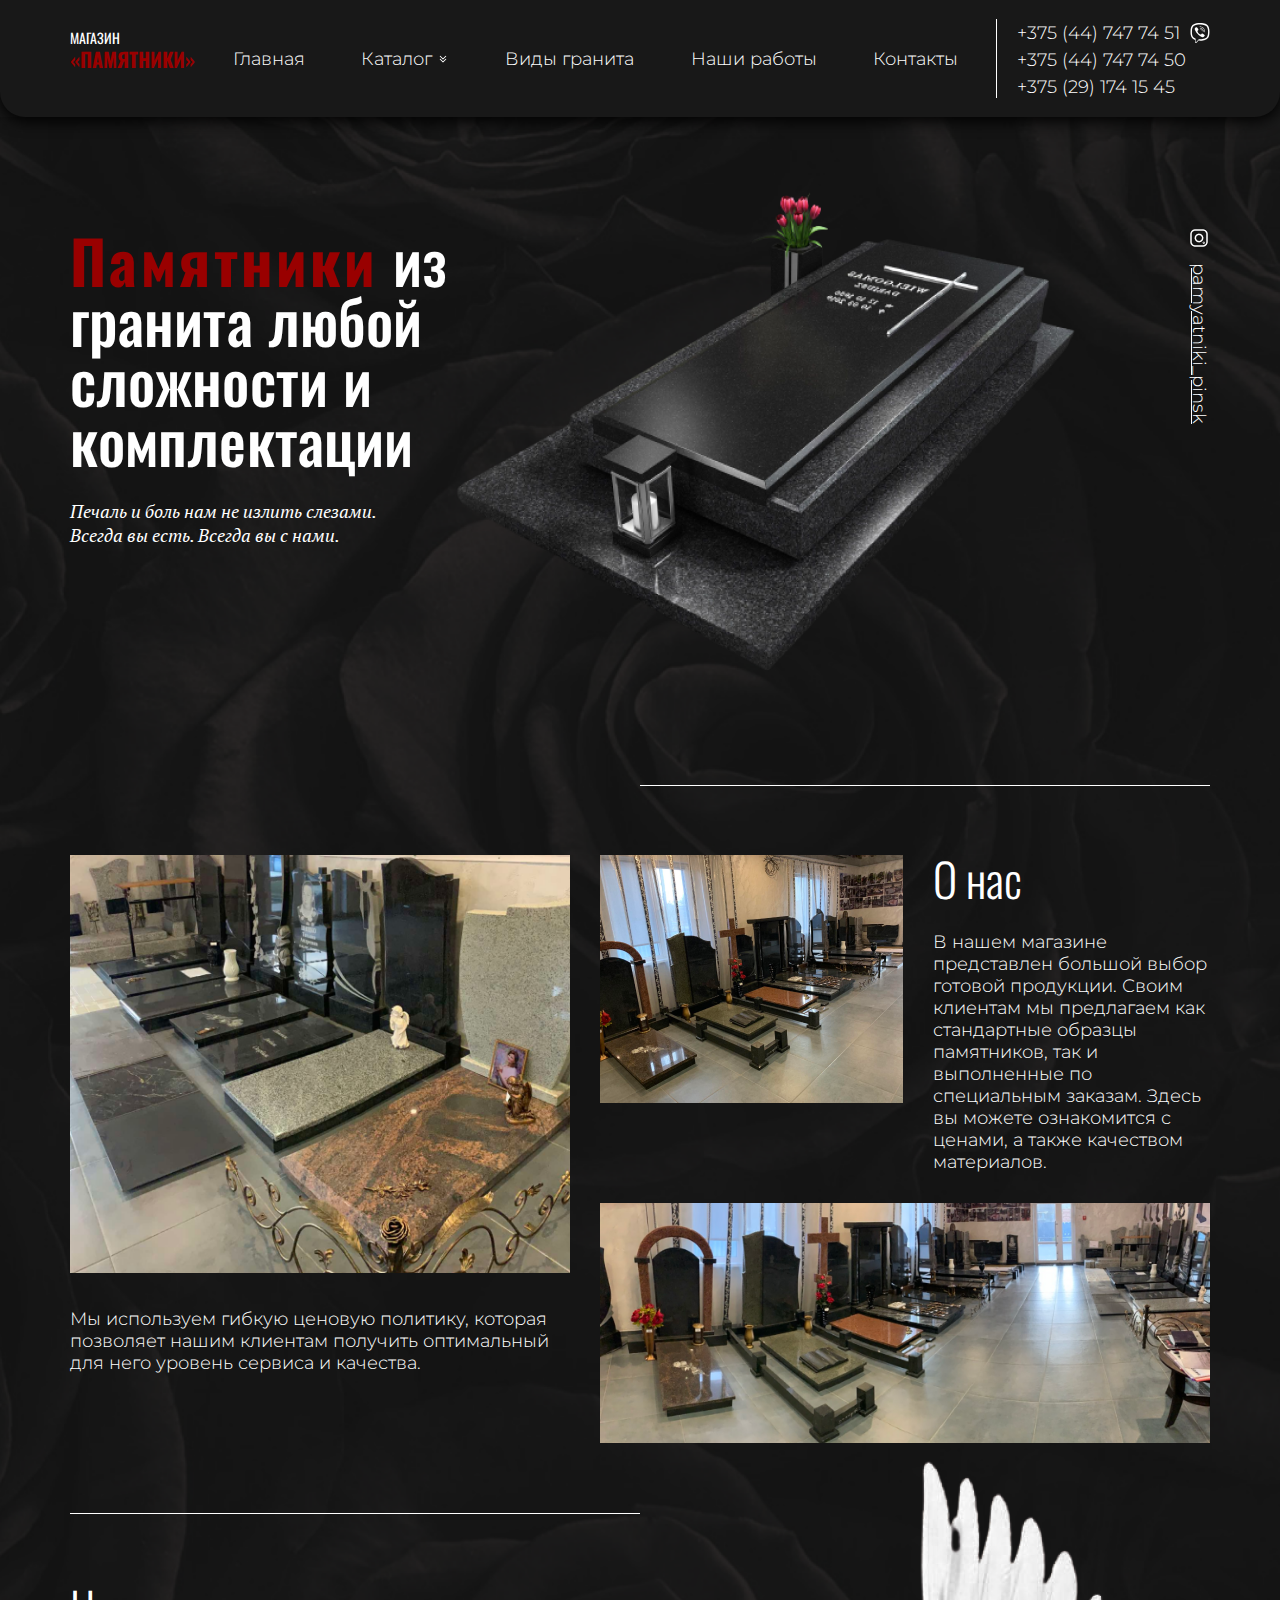
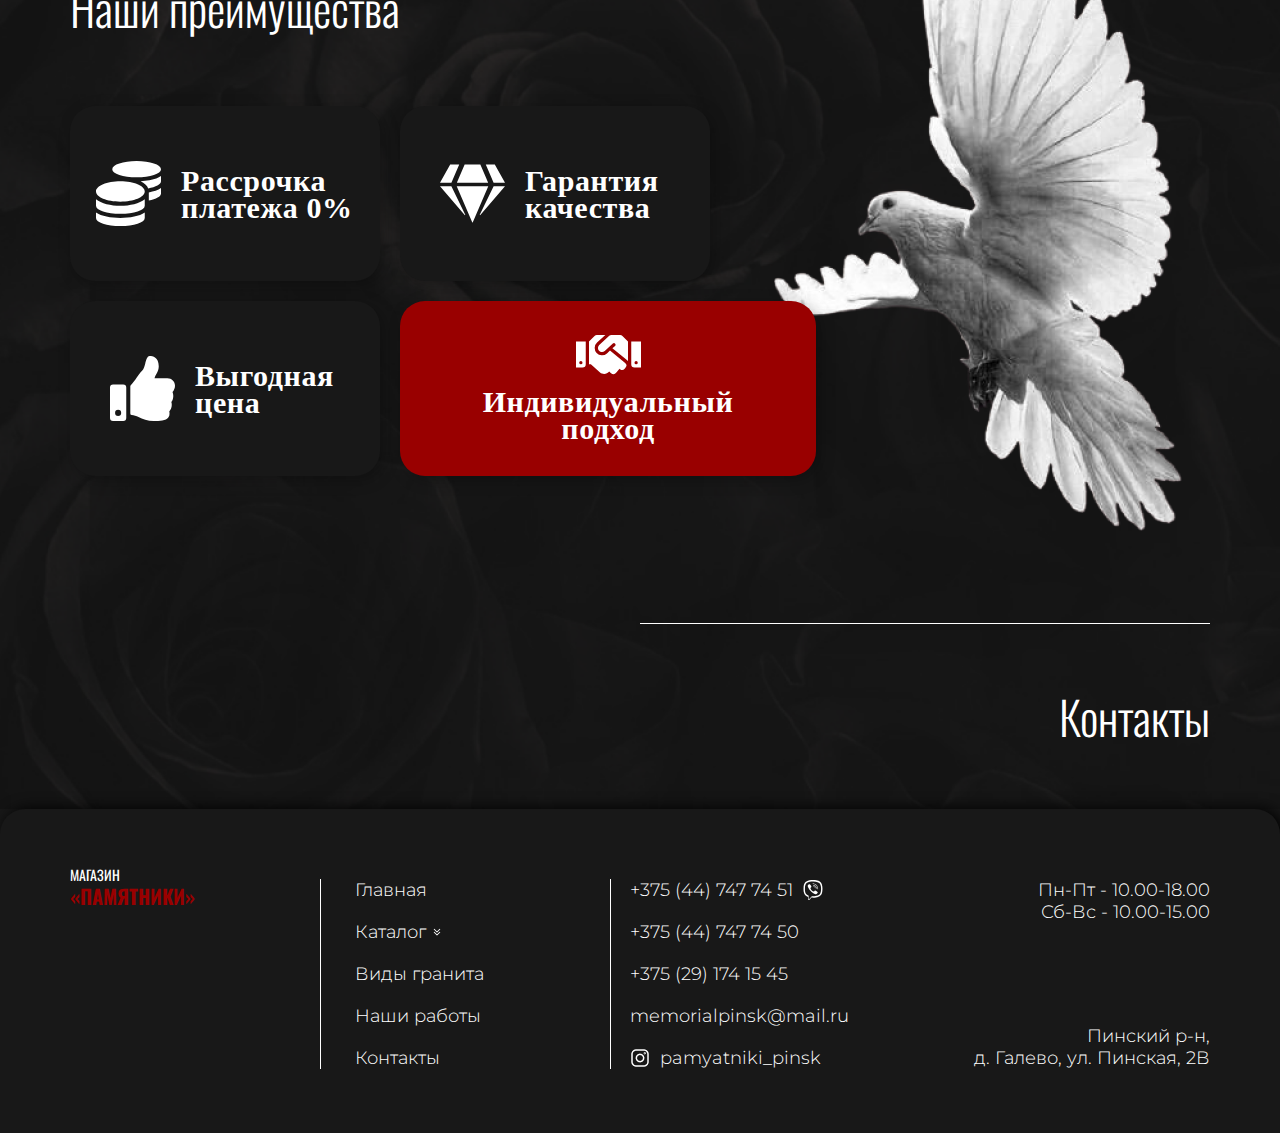
<file: index.html>
<!doctype html><html lang="ru"><head><meta charset="utf-8"/><meta name="viewport" content="width=device-width,initial-scale=1"/><meta http-equiv="Cache-Control" content="no-cache"/><meta http-equiv="X-UA-Compatible" content="ie=edge"/><link rel="icon" type="image/x-icon" href="images/favicon.299e.ico"/><script src="https://code.jquery.com/jquery-3.6.0.min.js" integrity="sha256-/xUj+3OJU5yExlq6GSYGSHk7tPXikynS7ogEvDej/m4=" crossorigin="anonymous"></script><base href="."/><title></title><script defer="defer" src="index.a6ad30bb.js"></script><link href="main.99a8.css" rel="stylesheet"></head><body><header class="header"><nav class="global-wrap nav"><div class="logo"><p>Магазин</p><p class="logo_accent">«ПАМЯТНИКИ»</p></div><ul class="nav__list"><li class="nav__list-item"><a href="./index.html" class="nav__list-link">Главная</a></li><li class="nav__list-item nav__dropdown"><a class="nav__list-link">Каталог <svg width="12" height="12" viewBox="0 0 12 12" fill="none" xmlns="http://www.w3.org/2000/svg"><path d="M6 9L6.35355 9.35355L6 9.70711L5.64645 9.35355L6 9ZM9.35355 6.35355L6.35355 9.35355L5.64645 8.64645L8.64645 5.64645L9.35355 6.35355ZM5.64645 9.35355L2.64645 6.35355L3.35355 5.64645L6.35355 8.64645L5.64645 9.35355Z" fill="white"/><path d="M6 6L6.35355 6.35355L6 6.70711L5.64645 6.35355L6 6ZM9.35355 3.35355L6.35355 6.35355L5.64645 5.64645L8.64645 2.64645L9.35355 3.35355ZM5.64645 6.35355L2.64645 3.35355L3.35355 2.64645L6.35355 5.64645L5.64645 6.35355Z" fill="white"/></svg></a><ul class="subnav"><li class="subnav__item"><a href="./catalog/vertical.html" class="subnav__item-link">Вертикальные памятники</a></li><li class="subnav__item"><a href="./catalog/horizontal.html" class="subnav__item-link">Горизонтальные памятники</a></li><li class="subnav__item"><a href="./catalog/combo.html" class="subnav__item-link">Кобинированные памятники</a></li><li class="subnav__item"><a href="./catalog/complex.html" class="subnav__item-link">Мемориальные комплексы</a></li><li class="subnav__item"><a href="./catalog/nadgrobie.html" class="subnav__item-link">Надгробные плиты</a></li></ul></li><li class="nav__list-item"><a href="./granite.html" class="nav__list-link">Виды гранита</a></li><li class="nav__list-item"><a href="./examples.html" class="nav__list-link">Наши работы</a></li><li class="nav__list-item"><a href="./contacts.html" class="nav__list-link">Контакты</a></li></ul><div class="nav__phone-wrap"><a href="tel:+375 (44) 747 74 51" class="nav__phone nav__phone_viber">+375 (44) 747 74 51 <img src="icons\viber.f69e.svg" alt="viber"/> </a><a href="tel:+375 (44) 747 74 50" class="nav__phone">+375 (44) 747 74 50 </a><a href="tel:+375 (29) 174 15 45" class="nav__phone">+375 (29) 174 15 45</a></div></nav><div class="mobile-empty-nav"></div><nav class="global-wrap mobile-nav"><div class="logo"><p>Магазин</p><p class="logo_accent">«ПАМЯТНИКИ»</p></div><button id="burger" class="mobile-nav__burger"><div class="mobile-nav__burger_close mobile-nav__burger_close-disactive"><span></span> <span></span></div><svg class="mobile-nav__burger_open" width="41" height="40" viewBox="0 0 41 40" fill="none" xmlns="http://www.w3.org/2000/svg"><path d="M9.66602 11.4993H31.3327" stroke="#ffffff" stroke-width="2.5" stroke-linecap="round"/><path d="M9.66602 20H20.4993H31.3327" stroke="#ffffff" stroke-width="2.5" stroke-linecap="round"/><path d="M9.66602 28.4993H31.3327" stroke="#ffffff" stroke-width="2.5" stroke-linecap="round"/></svg></button><div class="mobile-nav__dropdown"><ul class="mobile-nav__list"><li class="mobile-nav__list-item"><a href="./index.html" class="mobile-nav__list-link">Главная</a></li><li class="mobile-nav__list-item mobile-nav__subnav-dropdown"><a class="mobile-nav__list-link">Каталог <svg width="12" height="12" viewBox="0 0 12 12" fill="none" xmlns="http://www.w3.org/2000/svg"><path d="M6 9L6.35355 9.35355L6 9.70711L5.64645 9.35355L6 9ZM9.35355 6.35355L6.35355 9.35355L5.64645 8.64645L8.64645 5.64645L9.35355 6.35355ZM5.64645 9.35355L2.64645 6.35355L3.35355 5.64645L6.35355 8.64645L5.64645 9.35355Z" fill="white"/><path d="M6 6L6.35355 6.35355L6 6.70711L5.64645 6.35355L6 6ZM9.35355 3.35355L6.35355 6.35355L5.64645 5.64645L8.64645 2.64645L9.35355 3.35355ZM5.64645 6.35355L2.64645 3.35355L3.35355 2.64645L6.35355 5.64645L5.64645 6.35355Z" fill="white"/></svg></a><ul class="subnav"><li class="subnav__item"><a href="./catalog/vertical.html" class="subnav__item-link">Вертикальные памятники</a></li><li class="subnav__item"><a href="./catalog/horizontal.html" class="subnav__item-link">Горизонтальные памятники</a></li><li class="subnav__item"><a href="./catalog/combo.html" class="subnav__item-link">Кобинированные памятники</a></li><li class="subnav__item"><a href="./catalog/complex.html" class="subnav__item-link">Мемориальные комплексы</a></li><li class="subnav__item"><a href="./catalog/nadgrobie.html" class="subnav__item-link">Надгробные плиты</a></li></ul></li><li class="mobile-nav__list-item"><a href="./granite.html" class="mobile-nav__list-link">Виды гранита</a></li><li class="mobile-nav__list-item"><a href="./examples.html" class="mobile-nav__list-link">Наши работы</a></li><li class="mobile-nav__list-item"><a href="./contacts.html" class="mobile-nav__list-link">Контакты</a></li></ul><div class="mobile-nav__phone-wrap"><a href="tel:+375 (44) 747 74 51" class="mobile-nav__phone mobile-nav__phone_viber">+375 (44) 747 74 51 <img src="icons\viber.f69e.svg" alt="viber"/> </a><a href="tel:+375 (44) 747 74 50" class="mobile-nav__phone">+375 (44) 747 74 50 </a><a href="tel:+375 (29) 174 15 45" class="mobile-nav__phone">+375 (29) 174 15 45</a></div></div></nav></header><main class="global-wrap main"><section class="intro"><h1 class="intro__header"><span class="intro__header_accent">Памятники</span> из гранита любой сложности и комплектации</h1><p class="intro__text">Печаль и боль нам не излить слезами. Всегда вы есть. Всегда вы с нами.</p><a target="_blank" href="https://www.instagram.com/pamyatniki_pinsk/" class="intro__instagram"><img src="images/instagram.ca0a.png" alt="instagram"/> pamyatniki_pinsk</a></section><section class="about"><div class="about__section about__section_sm"><img src="images/main-about-1.5856.png" alt="image"/><p class="about__text about__text_sm">Мы используем гибкую ценовую политику, которая позволяет нашим клиентам получить оптимальный для него уровень сервиса и качества.</p></div><div class="about__section about__section_lg"><div class="about__subsection"><img src="images/main-about-2.e158.png" class="about-2-img" alt="image"/><div class="about__subsection-content"><h2 class="about__header">О нас</h2><p class="about__text">В нашем магазине представлен большой выбор готовой продукции. Своим клиентам мы предлагаем как стандартные образцы памятников, так и выполненные по специальным заказам. Здесь вы можете ознакомится с ценами, а также качеством материалов.</p></div></div><div class="about__lg-img"><img src="images/main-about-3.bbb0.png" alt="image"/></div></div></section><section class="advantages"><div class="advantages__content"><h3 class="advantages__header">Наши преимущества</h3><div class="advantages__cards"><div class="advantages__card"><img src="icons\main-adv-1.0af3.svg" alt="image" class="advantages__card-img"/><p class="advantages__card-text">Рассрочка платежа 0%</p></div><div class="advantages__card advantages__card_diamond"><img src="icons\main-adv-2.168d.svg" alt="image" class="advantages__card-img"/><p class="advantages__card-text">Гарантия качества</p></div><div class="advantages__card advantages__card_like"><img src="icons\main-adv-3.bbc6.svg" alt="image" class="advantages__card-img"/><p class="advantages__card-text">Выгодная цена</p></div><div class="advantages__card advantages__card_accent"><img src="icons\main-adv-4.3132.svg" alt="image" class="advantages__card-img"/><p class="advantages__card-text">Индивидуальный подход</p></div></div></div><img src="images/main-adv.91ef.png" alt="image" class="advantages__img"/></section><section class="contacts"><h3 class="contacts__header">Контакты</h3></section></main><footer class="global-wrap footer"><div class="footer__section footer__section_logo"><div class="logo footer__logo"><p>Магазин</p><p class="logo_accent">«ПАМЯТНИКИ»</p></div></div><div class="footer__section footer__section_nav footer__section_border"><ul class="nav__list nav__list_vertical"><li class="nav__list-item"><a href="/" class="nav__list-link">Главная</a></li><li class="nav__list-item"><a class="nav__list-link nav__dropdown_footer">Каталог <svg width="12" height="12" viewBox="0 0 12 12" fill="none" xmlns="http://www.w3.org/2000/svg"><path d="M6 9L6.35355 9.35355L6 9.70711L5.64645 9.35355L6 9ZM9.35355 6.35355L6.35355 9.35355L5.64645 8.64645L8.64645 5.64645L9.35355 6.35355ZM5.64645 9.35355L2.64645 6.35355L3.35355 5.64645L6.35355 8.64645L5.64645 9.35355Z" fill="white"/><path d="M6 6L6.35355 6.35355L6 6.70711L5.64645 6.35355L6 6ZM9.35355 3.35355L6.35355 6.35355L5.64645 5.64645L8.64645 2.64645L9.35355 3.35355ZM5.64645 6.35355L2.64645 3.35355L3.35355 2.64645L6.35355 5.64645L5.64645 6.35355Z" fill="white"/></svg><ul class="footer-subnav"><li class="footer-subnav__item"><a href="./catalog/vertical.html" class="footer-subnav__item-link">Вертикальные памятники</a></li><li class="footer-subnav__item"><a href="./catalog/horizontal.html" class="footer-subnav__item-link">Горизонтальные памятники</a></li><li class="footer-subnav__item"><a href="./catalog/combo.html" class="footer-subnav__item-link">Кобинированные памятники</a></li><li class="footer-subnav__item"><a href="./catalog/complex.html" class="footer-subnav__item-link">Мемориальные комплексы</a></li><li class="footer-subnav__item"><a href="./catalog/nadgrobie.html" class="footer-subnav__item-link">Надгробные плиты</a></li></ul></a></li><li class="nav__list-item"><a href="./granite.html" class="nav__list-link">Виды гранита</a></li><li class="nav__list-item"><a href="./examples.html" class="nav__list-link">Наши работы</a></li><li class="nav__list-item"><a href="./contacts.html" class="nav__list-link">Контакты</a></li></ul></div><div class="footer__section footer__section_border"><div class="footer__section_numbers"><a href="tel:+375 (44) 747 74 51" class="footer__contact footer__contact_viber">+375 (44) 747 74 51 <img src="icons\viber.f69e.svg" alt="viber"/> </a><a href="tel:+375 (44) 747 74 50" class="footer__contact">+375 (44) 747 74 50</a> <a href="tel:+375 (29) 174 15 45" class="footer__contact">+375 (29) 174 15 45</a></div><a href="mailto:memorialpinsk@mail.ru" class="footer__contact">memorialpinsk@mail.ru</a> <a target="_blank" href="https://www.instagram.com/pamyatniki_pinsk/" class="footer__contact footer__contact_instagram"><img src="images/instagram.ca0a.png" alt="instagram"/> pamyatniki_pinsk</a></div><div class="footer__section footer__section_sm"><div class="footer__schedule"><p class="footer__schedule-item">Пн-Пт - 10.00-18.00</p><p class="footer__schedule-item">Сб-Вс - 10.00-15.00</p></div><p class="footer__address"><a target="_blank" href="https://yandex.by/maps/-/CCUFj-ChtB">Пинский р-н,<br/>д. Галево, ул. Пинская, 2В</a></p></div></footer></body></html>
</file>
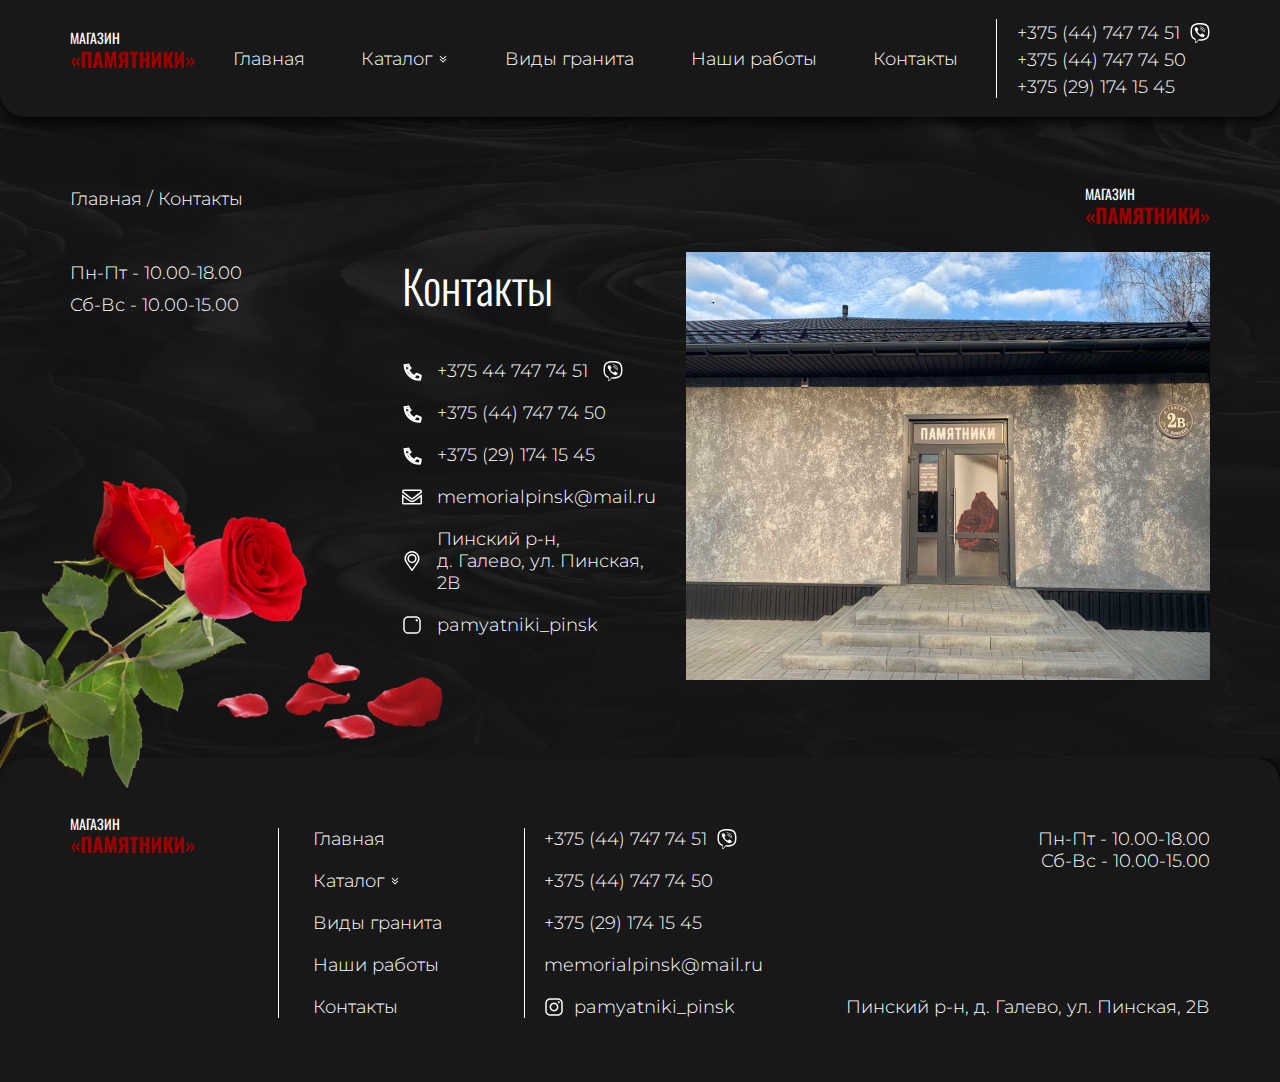
<file: contacts.html>
<!doctype html><html lang="ru"><head><meta charset="utf-8"/><meta name="viewport" content="width=device-width,initial-scale=1"/><meta http-equiv="Cache-Control" content="no-cache"/><meta http-equiv="X-UA-Compatible" content="ie=edge"/><base href="."/><script src="https://code.jquery.com/jquery-3.6.0.min.js" integrity="sha256-/xUj+3OJU5yExlq6GSYGSHk7tPXikynS7ogEvDej/m4=" crossorigin="anonymous"></script><title>Contacts</title><script defer="defer" src="index.a6ad30bb.js"></script><link href="main.99a8.css" rel="stylesheet"></head><body><header class="header"><nav class="global-wrap nav"><div class="logo"><p>Магазин</p><p class="logo_accent">«ПАМЯТНИКИ»</p></div><ul class="nav__list"><li class="nav__list-item"><a href="./index.html" class="nav__list-link">Главная</a></li><li class="nav__list-item nav__dropdown"><a class="nav__list-link">Каталог <svg width="12" height="12" viewBox="0 0 12 12" fill="none" xmlns="http://www.w3.org/2000/svg"><path d="M6 9L6.35355 9.35355L6 9.70711L5.64645 9.35355L6 9ZM9.35355 6.35355L6.35355 9.35355L5.64645 8.64645L8.64645 5.64645L9.35355 6.35355ZM5.64645 9.35355L2.64645 6.35355L3.35355 5.64645L6.35355 8.64645L5.64645 9.35355Z" fill="white"/><path d="M6 6L6.35355 6.35355L6 6.70711L5.64645 6.35355L6 6ZM9.35355 3.35355L6.35355 6.35355L5.64645 5.64645L8.64645 2.64645L9.35355 3.35355ZM5.64645 6.35355L2.64645 3.35355L3.35355 2.64645L6.35355 5.64645L5.64645 6.35355Z" fill="white"/></svg></a><ul class="subnav"><li class="subnav__item"><a href="./catalog/vertical.html" class="subnav__item-link">Вертикальные памятники</a></li><li class="subnav__item"><a href="./catalog/horizontal.html" class="subnav__item-link">Горизонтальные памятники</a></li><li class="subnav__item"><a href="./catalog/combo.html" class="subnav__item-link">Кобинированные памятники</a></li><li class="subnav__item"><a href="./catalog/complex.html" class="subnav__item-link">Мемориальные комплексы</a></li><li class="subnav__item"><a href="./catalog/nadgrobie.html" class="subnav__item-link">Надгробные плиты</a></li></ul></li><li class="nav__list-item"><a href="./granite.html" class="nav__list-link">Виды гранита</a></li><li class="nav__list-item"><a href="./examples.html" class="nav__list-link">Наши работы</a></li><li class="nav__list-item"><a href="./contacts.html" class="nav__list-link">Контакты</a></li></ul><div class="nav__phone-wrap"><a href="tel:+375 (44) 747 74 51" class="nav__phone nav__phone_viber">+375 (44) 747 74 51 <img src="icons\viber.f69e.svg" alt="viber"/> </a><a href="tel:+375 (44) 747 74 50" class="nav__phone">+375 (44) 747 74 50 </a><a href="tel:+375 (29) 174 15 45" class="nav__phone">+375 (29) 174 15 45</a></div></nav><div class="mobile-empty-nav"></div><nav class="global-wrap mobile-nav"><div class="logo"><p>Магазин</p><p class="logo_accent">«ПАМЯТНИКИ»</p></div><button id="burger" class="mobile-nav__burger"><div class="mobile-nav__burger_close mobile-nav__burger_close-disactive"><span></span> <span></span></div><svg class="mobile-nav__burger_open" width="41" height="40" viewBox="0 0 41 40" fill="none" xmlns="http://www.w3.org/2000/svg"><path d="M9.66602 11.4993H31.3327" stroke="#ffffff" stroke-width="2.5" stroke-linecap="round"/><path d="M9.66602 20H20.4993H31.3327" stroke="#ffffff" stroke-width="2.5" stroke-linecap="round"/><path d="M9.66602 28.4993H31.3327" stroke="#ffffff" stroke-width="2.5" stroke-linecap="round"/></svg></button><div class="mobile-nav__dropdown"><ul class="mobile-nav__list"><li class="mobile-nav__list-item"><a href="./index.html" class="mobile-nav__list-link">Главная</a></li><li class="mobile-nav__list-item mobile-nav__subnav-dropdown"><a class="mobile-nav__list-link">Каталог <svg width="12" height="12" viewBox="0 0 12 12" fill="none" xmlns="http://www.w3.org/2000/svg"><path d="M6 9L6.35355 9.35355L6 9.70711L5.64645 9.35355L6 9ZM9.35355 6.35355L6.35355 9.35355L5.64645 8.64645L8.64645 5.64645L9.35355 6.35355ZM5.64645 9.35355L2.64645 6.35355L3.35355 5.64645L6.35355 8.64645L5.64645 9.35355Z" fill="white"/><path d="M6 6L6.35355 6.35355L6 6.70711L5.64645 6.35355L6 6ZM9.35355 3.35355L6.35355 6.35355L5.64645 5.64645L8.64645 2.64645L9.35355 3.35355ZM5.64645 6.35355L2.64645 3.35355L3.35355 2.64645L6.35355 5.64645L5.64645 6.35355Z" fill="white"/></svg></a><ul class="subnav"><li class="subnav__item"><a href="./catalog/vertical.html" class="subnav__item-link">Вертикальные памятники</a></li><li class="subnav__item"><a href="./catalog/horizontal.html" class="subnav__item-link">Горизонтальные памятники</a></li><li class="subnav__item"><a href="./catalog/combo.html" class="subnav__item-link">Кобинированные памятники</a></li><li class="subnav__item"><a href="./catalog/complex.html" class="subnav__item-link">Мемориальные комплексы</a></li><li class="subnav__item"><a href="./catalog/nadgrobie.html" class="subnav__item-link">Надгробные плиты</a></li></ul></li><li class="mobile-nav__list-item"><a href="./granite.html" class="mobile-nav__list-link">Виды гранита</a></li><li class="mobile-nav__list-item"><a href="./examples.html" class="mobile-nav__list-link">Наши работы</a></li><li class="mobile-nav__list-item"><a href="./contacts.html" class="mobile-nav__list-link">Контакты</a></li></ul><div class="mobile-nav__phone-wrap"><a href="tel:+375 (44) 747 74 51" class="mobile-nav__phone mobile-nav__phone_viber">+375 (44) 747 74 51 <img src="icons\viber.f69e.svg" alt="viber"/> </a><a href="tel:+375 (44) 747 74 50" class="mobile-nav__phone">+375 (44) 747 74 50 </a><a href="tel:+375 (29) 174 15 45" class="mobile-nav__phone">+375 (29) 174 15 45</a></div></div></nav></header><main class="global-wrap main main_contacts"><div class="breadcrumbs breadcrumbs_flex"><p>Главная / Контакты</p><div class="logo logo_contacts"><p>Магазин</p><p class="logo_accent logo_accent-contacts">«ПАМЯТНИКИ»</p></div></div><div class="contacts-page"><div class="contacts-page__schedule"><p class="contacts-page__schedule-item">Пн-Пт - 10.00-18.00</p><p class="contacts-page__schedule-item">Сб-Вс - 10.00-15.00</p></div><div class="contacts-page__main"><div><h1 class="contacts-page__header">Контакты</h1><div class="contacts-page__contact-lines"><div class="contacts-page__contact-lines-items"><a href="tel:+375 44 747 74 51" class="contacts-page__contact-line"><img src="icons\phone-alt.1b28.svg" alt="icon"/> +375 44 747 74 51 <img src="icons\viber.f69e.svg" alt="icon"/> </a><a href="tel:+375 (44) 747 74 50" class="contacts-page__contact-line"><img src="icons\phone-alt.1b28.svg" alt="icon"/> +375 (44) 747 74 50 </a><a href="tel:+375 (29) 174 15 45" class="contacts-page__contact-line"><img src="icons\phone-alt.1b28.svg" alt="icon"/> +375 (29) 174 15 45 </a><a class="contacts-page__contact-line"><img src="icons\email.9546.svg" alt="icon"/> memorialpinsk@mail.ru </a><a class="contacts-page__contact-line"><img src="icons\location.bb7b.svg" alt="icon"/> Пинский р-н,<br/>д. Галево, ул. Пинская, 2В </a><a class="contacts-page__contact-line contacts-page__contact-line_instagram"><img src="icons\instagram.cff2.svg" alt="icon"/> pamyatniki_pinsk</a></div><div class="contacts-page__schedule-mobile"><p class="contacts-page__contact-line">Пн-Пт - 10.00-18.00</p><p class="contacts-page__contact-line">Сб-Вс - 10.00-15.00</p></div></div></div><img src="images/contacts-1.3a77.png" alt="image"/></div></div><img src="images/contacts-flower.fc09.png" class="contacts-flower" alt="image"/></main><footer class="global-wrap footer"><div class="footer__section footer__section_logo"><div class="logo footer__logo"><p>Магазин</p><p class="logo_accent">«ПАМЯТНИКИ»</p></div></div><div class="footer__section footer__section_nav footer__section_border"><ul class="nav__list nav__list_vertical"><li class="nav__list-item"><a href="/" class="nav__list-link">Главная</a></li><li class="nav__list-item"><a class="nav__list-link nav__dropdown_footer">Каталог <svg width="12" height="12" viewBox="0 0 12 12" fill="none" xmlns="http://www.w3.org/2000/svg"><path d="M6 9L6.35355 9.35355L6 9.70711L5.64645 9.35355L6 9ZM9.35355 6.35355L6.35355 9.35355L5.64645 8.64645L8.64645 5.64645L9.35355 6.35355ZM5.64645 9.35355L2.64645 6.35355L3.35355 5.64645L6.35355 8.64645L5.64645 9.35355Z" fill="white"/><path d="M6 6L6.35355 6.35355L6 6.70711L5.64645 6.35355L6 6ZM9.35355 3.35355L6.35355 6.35355L5.64645 5.64645L8.64645 2.64645L9.35355 3.35355ZM5.64645 6.35355L2.64645 3.35355L3.35355 2.64645L6.35355 5.64645L5.64645 6.35355Z" fill="white"/></svg><ul class="footer-subnav"><li class="footer-subnav__item"><a href="./catalog/vertical.html" class="footer-subnav__item-link">Вертикальные памятники</a></li><li class="footer-subnav__item"><a href="./catalog/horizontal.html" class="footer-subnav__item-link">Горизонтальные памятники</a></li><li class="footer-subnav__item"><a href="./catalog/combo.html" class="footer-subnav__item-link">Кобинированные памятники</a></li><li class="footer-subnav__item"><a href="./catalog/complex.html" class="footer-subnav__item-link">Мемориальные комплексы</a></li><li class="footer-subnav__item"><a href="./catalog/nadgrobie.html" class="footer-subnav__item-link">Надгробные плиты</a></li></ul></a></li><li class="nav__list-item"><a href="./granite.html" class="nav__list-link">Виды гранита</a></li><li class="nav__list-item"><a href="./examples.html" class="nav__list-link">Наши работы</a></li><li class="nav__list-item"><a href="./contacts.html" class="nav__list-link">Контакты</a></li></ul></div><div class="footer__section footer__section_border"><div class="footer__section_numbers"><a href="tel:+375 (44) 747 74 51" class="footer__contact footer__contact_viber">+375 (44) 747 74 51 <img src="icons\viber.f69e.svg" alt="viber"/> </a><a href="tel:+375 (44) 747 74 50" class="footer__contact">+375 (44) 747 74 50</a> <a href="tel:+375 (29) 174 15 45" class="footer__contact">+375 (29) 174 15 45</a></div><a href="mailto:memorialpinsk@mail.ru" class="footer__contact">memorialpinsk@mail.ru</a> <a target="_blank" href="https://www.instagram.com/pamyatniki_pinsk/" class="footer__contact footer__contact_instagram"><img src="images/instagram.ca0a.png" alt="instagram"/> pamyatniki_pinsk</a></div><div class="footer__section footer__section_sm"><div class="footer__schedule"><p class="footer__schedule-item">Пн-Пт - 10.00-18.00</p><p class="footer__schedule-item">Сб-Вс - 10.00-15.00</p></div><p class="footer__address"><a target="_blank" href="https://yandex.by/maps/-/CCUFj-ChtB">Пинский р-н, д. Галево, ул. Пинская, 2В</a></p></div></footer></body></html>
</file>
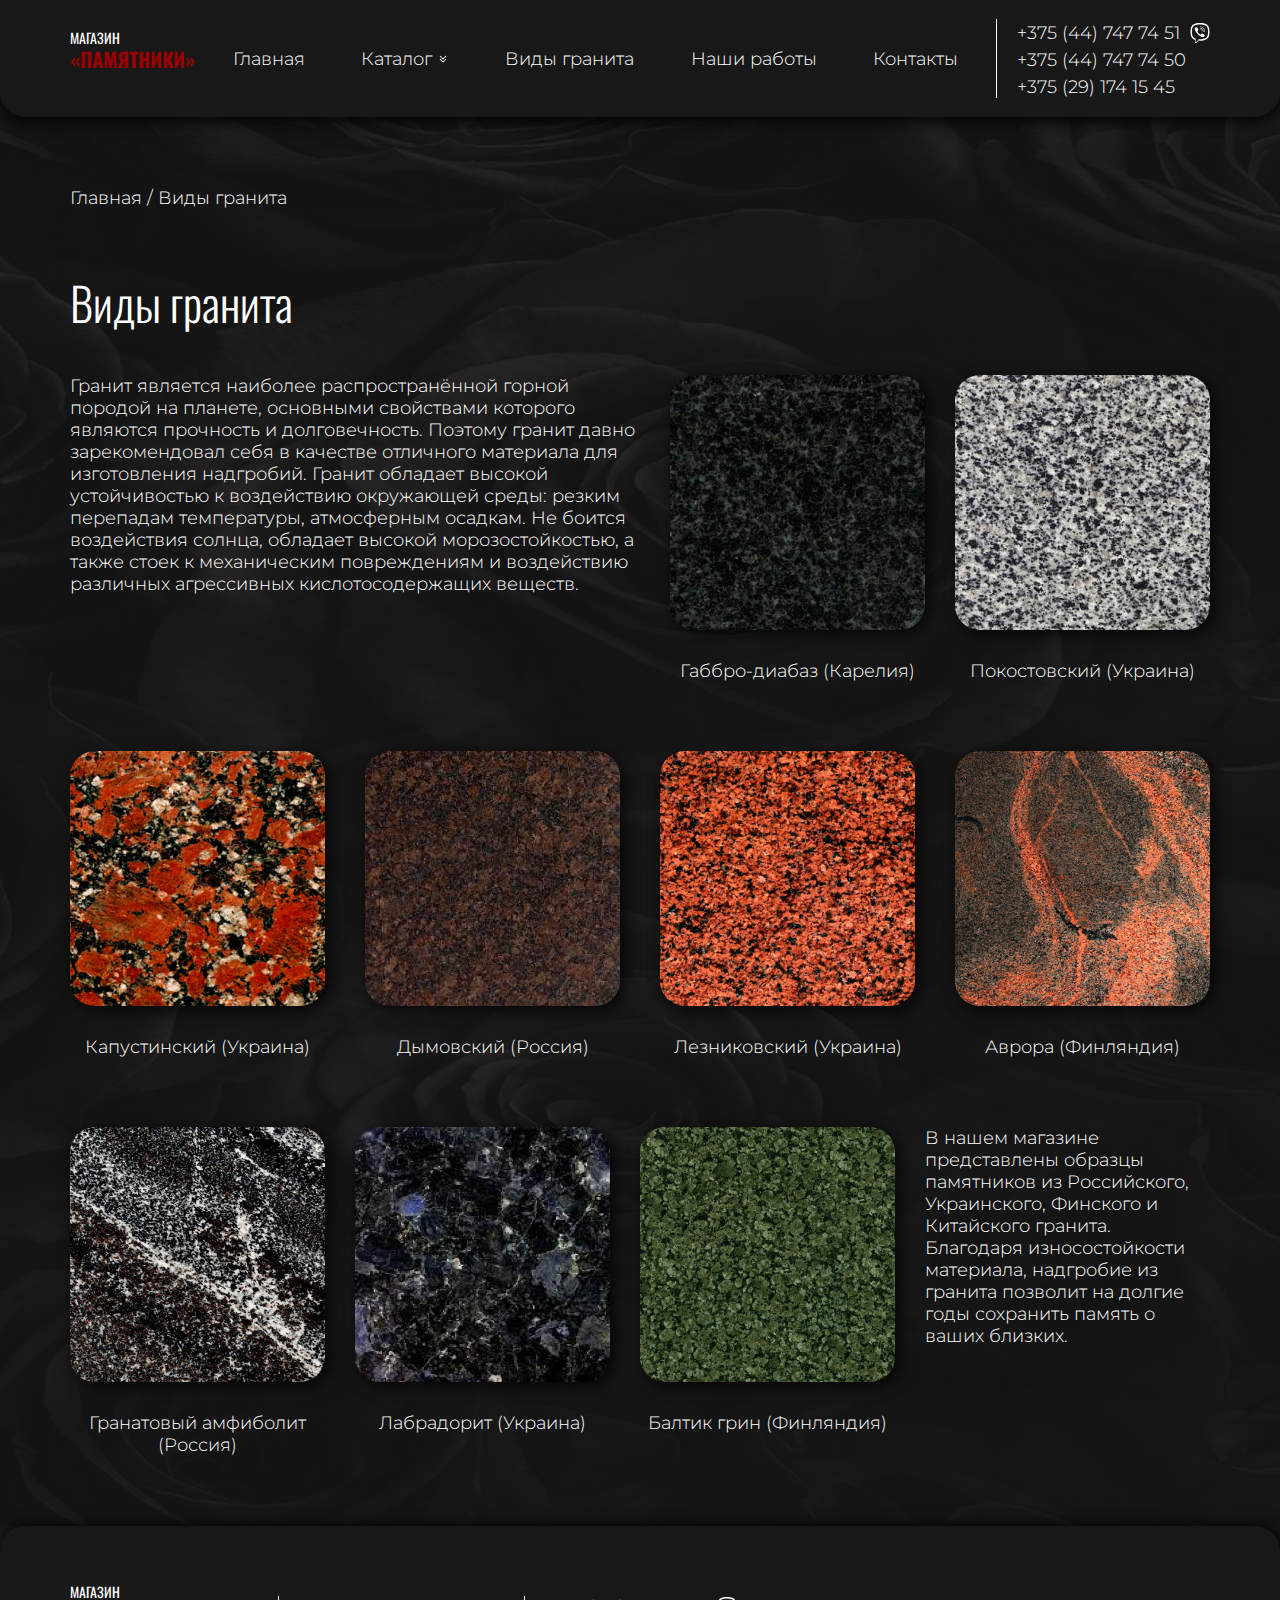
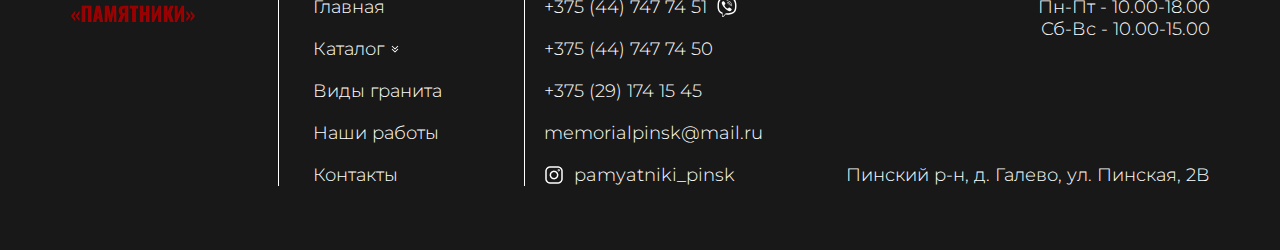
<file: granite.html>
<!doctype html><html lang="ru"><head><meta charset="utf-8"/><meta name="viewport" content="width=device-width,initial-scale=1"/><meta http-equiv="Cache-Control" content="no-cache"/><meta http-equiv="X-UA-Compatible" content="ie=edge"/><base href="."/><title>Catalog | Complex</title><script defer="defer" src="index.a6ad30bb.js"></script><link href="main.99a8.css" rel="stylesheet"></head><body><header class="header"><nav class="global-wrap nav"><div class="logo"><p>Магазин</p><p class="logo_accent">«ПАМЯТНИКИ»</p></div><ul class="nav__list"><li class="nav__list-item"><a href="./index.html" class="nav__list-link">Главная</a></li><li class="nav__list-item nav__dropdown"><a class="nav__list-link">Каталог <svg width="12" height="12" viewBox="0 0 12 12" fill="none" xmlns="http://www.w3.org/2000/svg"><path d="M6 9L6.35355 9.35355L6 9.70711L5.64645 9.35355L6 9ZM9.35355 6.35355L6.35355 9.35355L5.64645 8.64645L8.64645 5.64645L9.35355 6.35355ZM5.64645 9.35355L2.64645 6.35355L3.35355 5.64645L6.35355 8.64645L5.64645 9.35355Z" fill="white"/><path d="M6 6L6.35355 6.35355L6 6.70711L5.64645 6.35355L6 6ZM9.35355 3.35355L6.35355 6.35355L5.64645 5.64645L8.64645 2.64645L9.35355 3.35355ZM5.64645 6.35355L2.64645 3.35355L3.35355 2.64645L6.35355 5.64645L5.64645 6.35355Z" fill="white"/></svg></a><ul class="subnav"><li class="subnav__item"><a href="./catalog/vertical.html" class="subnav__item-link">Вертикальные памятники</a></li><li class="subnav__item"><a href="./catalog/horizontal.html" class="subnav__item-link">Горизонтальные памятники</a></li><li class="subnav__item"><a href="./catalog/combo.html" class="subnav__item-link">Кобинированные памятники</a></li><li class="subnav__item"><a href="./catalog/complex.html" class="subnav__item-link">Мемориальные комплексы</a></li><li class="subnav__item"><a href="./catalog/nadgrobie.html" class="subnav__item-link">Надгробные плиты</a></li></ul></li><li class="nav__list-item"><a href="./granite.html" class="nav__list-link">Виды гранита</a></li><li class="nav__list-item"><a href="./examples.html" class="nav__list-link">Наши работы</a></li><li class="nav__list-item"><a href="./contacts.html" class="nav__list-link">Контакты</a></li></ul><div class="nav__phone-wrap"><a href="tel:+375 (44) 747 74 51" class="nav__phone nav__phone_viber">+375 (44) 747 74 51 <img src="icons\viber.f69e.svg" alt="viber"/> </a><a href="tel:+375 (44) 747 74 50" class="nav__phone">+375 (44) 747 74 50 </a><a href="tel:+375 (29) 174 15 45" class="nav__phone">+375 (29) 174 15 45</a></div></nav><div class="mobile-empty-nav"></div><nav class="global-wrap mobile-nav"><div class="logo"><p>Магазин</p><p class="logo_accent">«ПАМЯТНИКИ»</p></div><button id="burger" class="mobile-nav__burger"><div class="mobile-nav__burger_close mobile-nav__burger_close-disactive"><span></span> <span></span></div><svg class="mobile-nav__burger_open" width="41" height="40" viewBox="0 0 41 40" fill="none" xmlns="http://www.w3.org/2000/svg"><path d="M9.66602 11.4993H31.3327" stroke="#ffffff" stroke-width="2.5" stroke-linecap="round"/><path d="M9.66602 20H20.4993H31.3327" stroke="#ffffff" stroke-width="2.5" stroke-linecap="round"/><path d="M9.66602 28.4993H31.3327" stroke="#ffffff" stroke-width="2.5" stroke-linecap="round"/></svg></button><div class="mobile-nav__dropdown"><ul class="mobile-nav__list"><li class="mobile-nav__list-item"><a href="./index.html" class="mobile-nav__list-link">Главная</a></li><li class="mobile-nav__list-item mobile-nav__subnav-dropdown"><a class="mobile-nav__list-link">Каталог <svg width="12" height="12" viewBox="0 0 12 12" fill="none" xmlns="http://www.w3.org/2000/svg"><path d="M6 9L6.35355 9.35355L6 9.70711L5.64645 9.35355L6 9ZM9.35355 6.35355L6.35355 9.35355L5.64645 8.64645L8.64645 5.64645L9.35355 6.35355ZM5.64645 9.35355L2.64645 6.35355L3.35355 5.64645L6.35355 8.64645L5.64645 9.35355Z" fill="white"/><path d="M6 6L6.35355 6.35355L6 6.70711L5.64645 6.35355L6 6ZM9.35355 3.35355L6.35355 6.35355L5.64645 5.64645L8.64645 2.64645L9.35355 3.35355ZM5.64645 6.35355L2.64645 3.35355L3.35355 2.64645L6.35355 5.64645L5.64645 6.35355Z" fill="white"/></svg></a><ul class="subnav"><li class="subnav__item"><a href="./catalog/vertical.html" class="subnav__item-link">Вертикальные памятники</a></li><li class="subnav__item"><a href="./catalog/horizontal.html" class="subnav__item-link">Горизонтальные памятники</a></li><li class="subnav__item"><a href="./catalog/combo.html" class="subnav__item-link">Кобинированные памятники</a></li><li class="subnav__item"><a href="./catalog/complex.html" class="subnav__item-link">Мемориальные комплексы</a></li><li class="subnav__item"><a href="./catalog/nadgrobie.html" class="subnav__item-link">Надгробные плиты</a></li></ul></li><li class="mobile-nav__list-item"><a href="./granite.html" class="mobile-nav__list-link">Виды гранита</a></li><li class="mobile-nav__list-item"><a href="./examples.html" class="mobile-nav__list-link">Наши работы</a></li><li class="mobile-nav__list-item"><a href="./contacts.html" class="mobile-nav__list-link">Контакты</a></li></ul><div class="mobile-nav__phone-wrap"><a href="tel:+375 (44) 747 74 51" class="mobile-nav__phone mobile-nav__phone_viber">+375 (44) 747 74 51 <img src="icons\viber.f69e.svg" alt="viber"/> </a><a href="tel:+375 (44) 747 74 50" class="mobile-nav__phone">+375 (44) 747 74 50 </a><a href="tel:+375 (29) 174 15 45" class="mobile-nav__phone">+375 (29) 174 15 45</a></div></div></nav></header><main class="global-wrap main"><div class="breadcrumbs">Главная / Виды гранита</div><section class="granite"><h1 class="granite__header">Виды гранита</h1><div class="granite__row"><p class="granite__row-text granite__row-text_col-2">Гранит является наиболее распространённой горной породой на планете, основными свойствами которого являются прочность и долговечность. Поэтому гранит давно зарекомендовал себя в качестве отличного материала для изготовления надгробий. Гранит обладает высокой устойчивостью к воздействию окружающей среды: резким перепадам температуры, атмосферным осадкам. Не боится воздействия солнца, обладает высокой морозостойкостью, а также стоек к механическим повреждениям и воздействию различных агрессивных кислотосодержащих веществ.</p><div class="granite__img-wrap"><img src="images/granite-1.e8b9.png" alt="image" class="granite__img"/><p class="granite__img-text">Габбро-диабаз (Карелия)</p></div><div class="granite__img-wrap"><img src="images/granite-2.e74f.png" alt="image" class="granite__img"/><p class="granite__img-text">Покостовский (Украина)</p></div></div><div class="granite__row"><div class="granite__img-wrap"><img src="images/granite-3.ecc0.png" alt="image" class="granite__img"/><p class="granite__img-text">Капустинский (Украина)</p></div><div class="granite__img-wrap"><img src="images/granite-4.1b5f.png" alt="image" class="granite__img"/><p class="granite__img-text">Дымовский (Россия)</p></div><div class="granite__img-wrap"><img src="images/granite-5.00e5.png" alt="image" class="granite__img"/><p class="granite__img-text">Лезниковский (Украина)</p></div><div class="granite__img-wrap"><img src="images/granite-6.9dcd.png" alt="image" class="granite__img"/><p class="granite__img-text">Аврора (Финляндия)</p></div></div><div class="granite__row"><div class="granite__img-wrap"><img src="images/granite-7.4f15.png" alt="image" class="granite__img"/><p class="granite__img-text">Гранатовый амфиболит (Россия)</p></div><div class="granite__img-wrap"><img src="images/granite-8.89cc.png" alt="image" class="granite__img"/><p class="granite__img-text">Лабрадорит (Украина)</p></div><div class="granite__img-wrap"><img src="images/granite-9.9e77.png" alt="image" class="granite__img"/><p class="granite__img-text">Балтик грин (Финляндия)</p></div><p class="granite__row-text granite__row-text_col-1">В нашем магазине представлены образцы памятников из Российского, Украинского, Финского и Китайского гранита. Благодаря износостойкости материала, надгробие из гранита позволит на долгие годы сохранить память о ваших близких.</p></div></section></main><footer class="global-wrap footer"><div class="footer__section footer__section_logo"><div class="logo footer__logo"><p>Магазин</p><p class="logo_accent">«ПАМЯТНИКИ»</p></div></div><div class="footer__section footer__section_nav footer__section_border"><ul class="nav__list nav__list_vertical"><li class="nav__list-item"><a href="/" class="nav__list-link">Главная</a></li><li class="nav__list-item"><a class="nav__list-link nav__dropdown_footer">Каталог <svg width="12" height="12" viewBox="0 0 12 12" fill="none" xmlns="http://www.w3.org/2000/svg"><path d="M6 9L6.35355 9.35355L6 9.70711L5.64645 9.35355L6 9ZM9.35355 6.35355L6.35355 9.35355L5.64645 8.64645L8.64645 5.64645L9.35355 6.35355ZM5.64645 9.35355L2.64645 6.35355L3.35355 5.64645L6.35355 8.64645L5.64645 9.35355Z" fill="white"/><path d="M6 6L6.35355 6.35355L6 6.70711L5.64645 6.35355L6 6ZM9.35355 3.35355L6.35355 6.35355L5.64645 5.64645L8.64645 2.64645L9.35355 3.35355ZM5.64645 6.35355L2.64645 3.35355L3.35355 2.64645L6.35355 5.64645L5.64645 6.35355Z" fill="white"/></svg><ul class="footer-subnav"><li class="footer-subnav__item"><a href="./catalog/vertical.html" class="footer-subnav__item-link">Вертикальные памятники</a></li><li class="footer-subnav__item"><a href="./catalog/horizontal.html" class="footer-subnav__item-link">Горизонтальные памятники</a></li><li class="footer-subnav__item"><a href="./catalog/combo.html" class="footer-subnav__item-link">Кобинированные памятники</a></li><li class="footer-subnav__item"><a href="./catalog/complex.html" class="footer-subnav__item-link">Мемориальные комплексы</a></li><li class="footer-subnav__item"><a href="./catalog/nadgrobie.html" class="footer-subnav__item-link">Надгробные плиты</a></li></ul></a></li><li class="nav__list-item"><a href="./granite.html" class="nav__list-link">Виды гранита</a></li><li class="nav__list-item"><a href="./examples.html" class="nav__list-link">Наши работы</a></li><li class="nav__list-item"><a href="./contacts.html" class="nav__list-link">Контакты</a></li></ul></div><div class="footer__section footer__section_border"><div class="footer__section_numbers"><a href="tel:+375 (44) 747 74 51" class="footer__contact footer__contact_viber">+375 (44) 747 74 51 <img src="icons\viber.f69e.svg" alt="viber"/> </a><a href="tel:+375 (44) 747 74 50" class="footer__contact">+375 (44) 747 74 50</a> <a href="tel:+375 (29) 174 15 45" class="footer__contact">+375 (29) 174 15 45</a></div><a href="mailto:memorialpinsk@mail.ru" class="footer__contact">memorialpinsk@mail.ru</a> <a target="_blank" href="https://www.instagram.com/pamyatniki_pinsk/" class="footer__contact footer__contact_instagram"><img src="images/instagram.ca0a.png" alt="instagram"/> pamyatniki_pinsk</a></div><div class="footer__section footer__section_sm"><div class="footer__schedule"><p class="footer__schedule-item">Пн-Пт - 10.00-18.00</p><p class="footer__schedule-item">Сб-Вс - 10.00-15.00</p></div><p class="footer__address"><a target="_blank" href="https://yandex.by/maps/-/CCUFj-ChtB">Пинский р-н, д. Галево, ул. Пинская, 2В</a></p></div></footer></body></html>
</file>
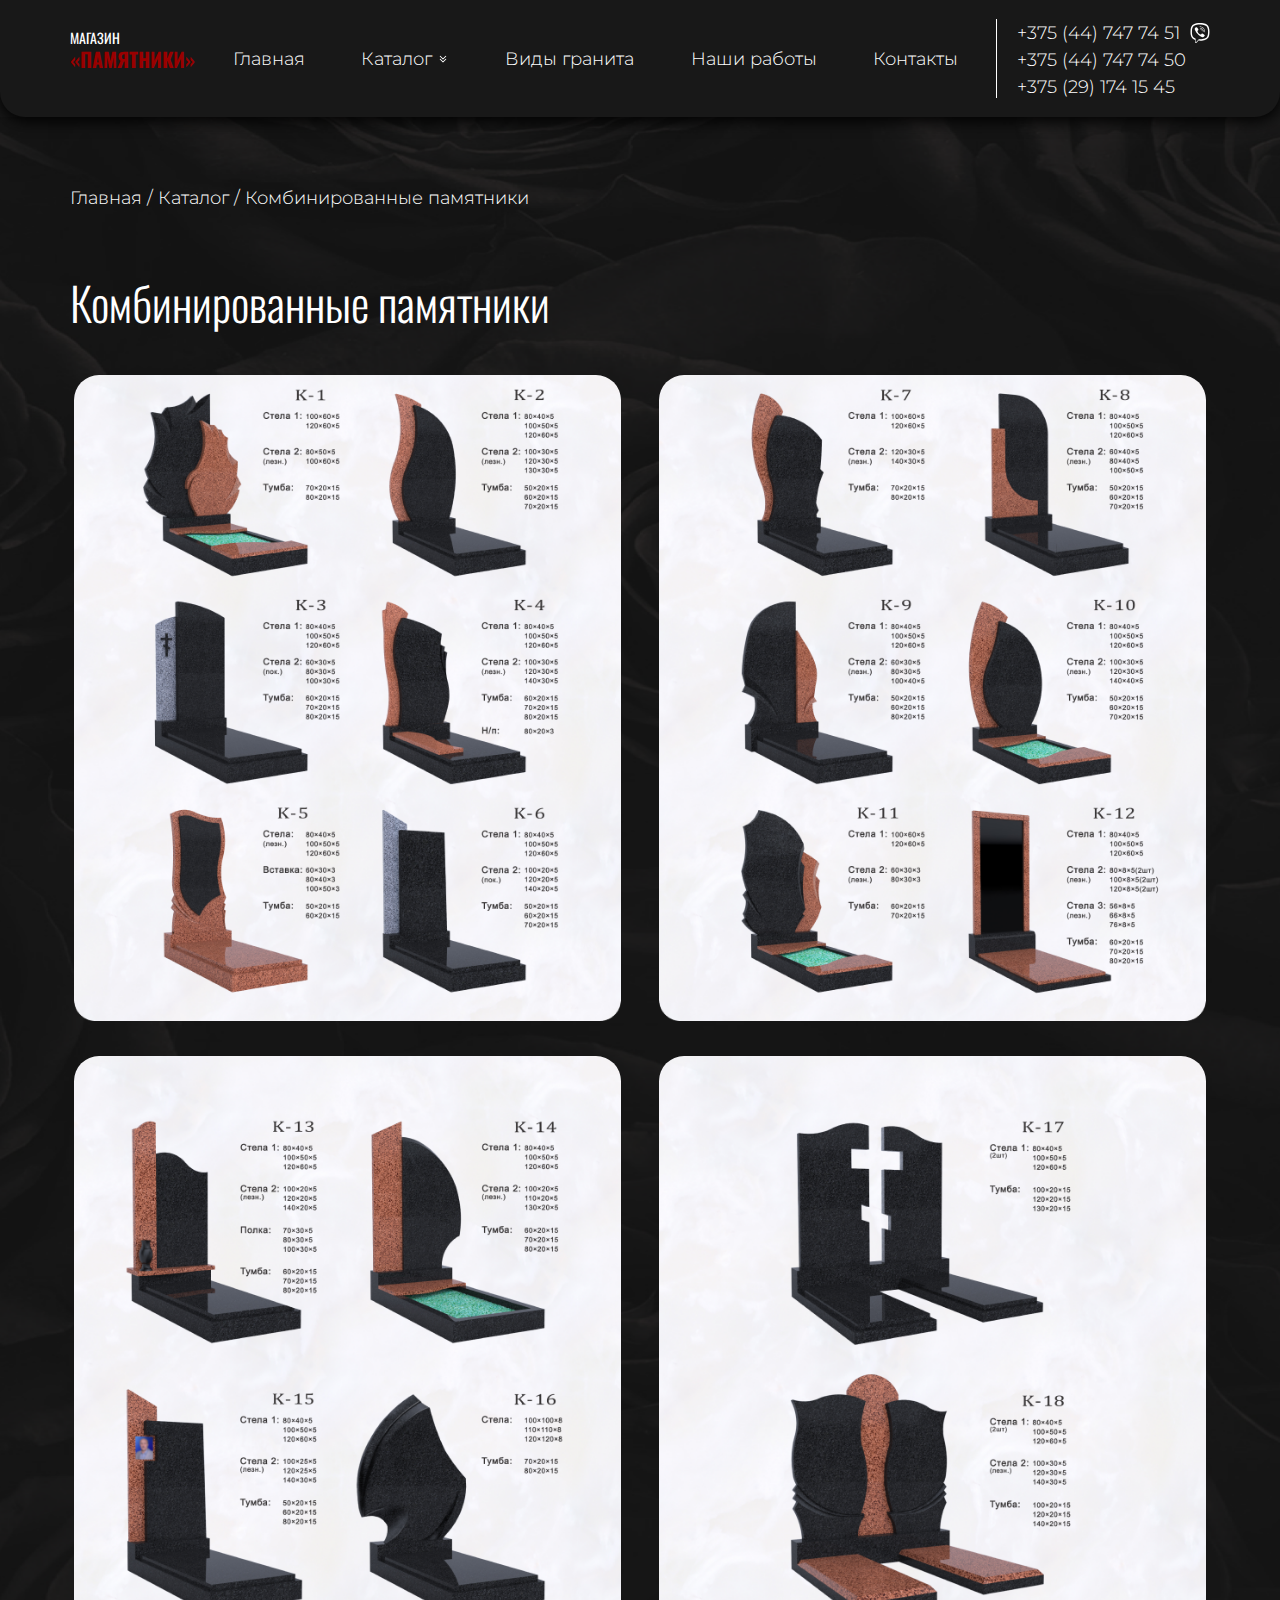
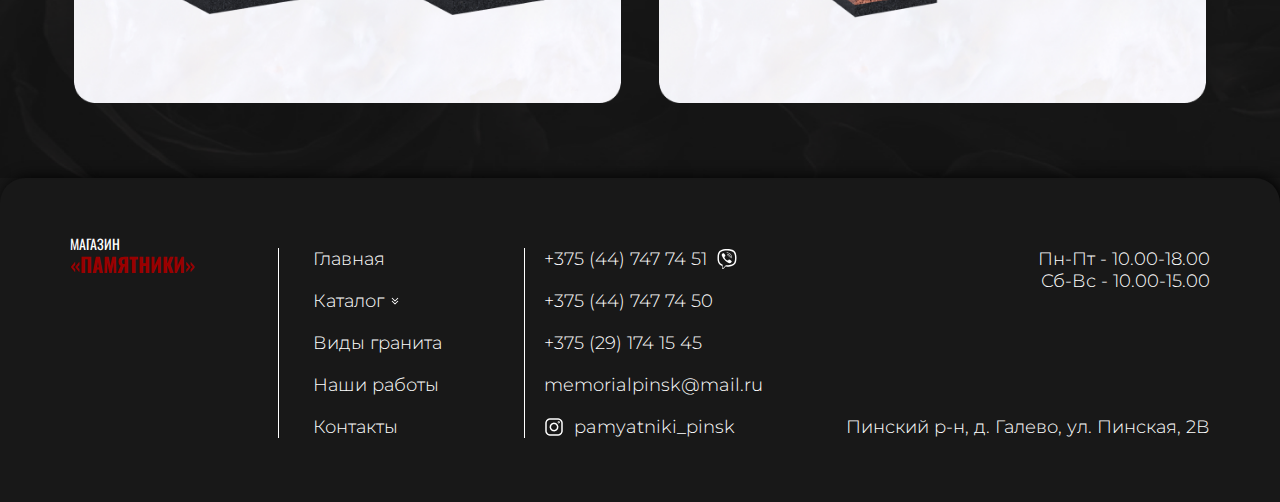
<file: catalog/combo.html>
<!doctype html><html lang="ru"><head><meta charset="utf-8"/><meta name="viewport" content="width=device-width,initial-scale=1"/><meta http-equiv="Cache-Control" content="no-cache"/><meta http-equiv="X-UA-Compatible" content="ie=edge"/><base href="."/><script src="https://code.jquery.com/jquery-3.6.0.min.js" integrity="sha256-/xUj+3OJU5yExlq6GSYGSHk7tPXikynS7ogEvDej/m4=" crossorigin="anonymous"></script><title>Catalog | Combo</title><script defer="defer" src="../index.a6ad30bb.js"></script><link href="../main.99a8.css" rel="stylesheet"></head><body><header class="header"><nav class="global-wrap nav"><div class="logo"><p>Магазин</p><p class="logo_accent">«ПАМЯТНИКИ»</p></div><ul class="nav__list"><li class="nav__list-item"><a href="../index.html" class="nav__list-link">Главная</a></li><li class="nav__list-item nav__dropdown"><a class="nav__list-link">Каталог <svg width="12" height="12" viewBox="0 0 12 12" fill="none" xmlns="http://www.w3.org/2000/svg"><path d="M6 9L6.35355 9.35355L6 9.70711L5.64645 9.35355L6 9ZM9.35355 6.35355L6.35355 9.35355L5.64645 8.64645L8.64645 5.64645L9.35355 6.35355ZM5.64645 9.35355L2.64645 6.35355L3.35355 5.64645L6.35355 8.64645L5.64645 9.35355Z" fill="white"/><path d="M6 6L6.35355 6.35355L6 6.70711L5.64645 6.35355L6 6ZM9.35355 3.35355L6.35355 6.35355L5.64645 5.64645L8.64645 2.64645L9.35355 3.35355ZM5.64645 6.35355L2.64645 3.35355L3.35355 2.64645L6.35355 5.64645L5.64645 6.35355Z" fill="white"/></svg></a><ul class="subnav"><li class="subnav__item"><a href="./vertical.html" class="subnav__item-link">Вертикальные памятники</a></li><li class="subnav__item"><a href="./horizontal.html" class="subnav__item-link">Горизонтальные памятники</a></li><li class="subnav__item"><a href="./combo.html" class="subnav__item-link">Кобинированные памятники</a></li><li class="subnav__item"><a href="./complex.html" class="subnav__item-link">Мемориальные комплексы</a></li><li class="subnav__item"><a href="./nadgrobie.html" class="subnav__item-link">Надгробные плиты</a></li></ul></li><li class="nav__list-item"><a href="../granite.html" class="nav__list-link">Виды гранита</a></li><li class="nav__list-item"><a href="../examples.html" class="nav__list-link">Наши работы</a></li><li class="nav__list-item"><a href="../contacts.html" class="nav__list-link">Контакты</a></li></ul><div class="nav__phone-wrap"><a href="tel:+375 (44) 747 74 51" class="nav__phone nav__phone_viber">+375 (44) 747 74 51 <img src="../icons\viber.f69e.svg" alt="viber"/> </a><a href="tel:+375 (44) 747 74 50" class="nav__phone">+375 (44) 747 74 50 </a><a href="tel:+375 (29) 174 15 45" class="nav__phone">+375 (29) 174 15 45</a></div></nav><div class="mobile-empty-nav"></div><nav class="global-wrap mobile-nav"><div class="logo"><p>Магазин</p><p class="logo_accent">«ПАМЯТНИКИ»</p></div><button id="burger" class="mobile-nav__burger"><div class="mobile-nav__burger_close mobile-nav__burger_close-disactive"><span></span> <span></span></div><svg class="mobile-nav__burger_open" width="41" height="40" viewBox="0 0 41 40" fill="none" xmlns="http://www.w3.org/2000/svg"><path d="M9.66602 11.4993H31.3327" stroke="#ffffff" stroke-width="2.5" stroke-linecap="round"/><path d="M9.66602 20H20.4993H31.3327" stroke="#ffffff" stroke-width="2.5" stroke-linecap="round"/><path d="M9.66602 28.4993H31.3327" stroke="#ffffff" stroke-width="2.5" stroke-linecap="round"/></svg></button><div class="mobile-nav__dropdown"><ul class="mobile-nav__list"><li class="mobile-nav__list-item"><a href="../index.html" class="mobile-nav__list-link">Главная</a></li><li class="mobile-nav__list-item mobile-nav__subnav-dropdown"><a class="mobile-nav__list-link">Каталог <svg width="12" height="12" viewBox="0 0 12 12" fill="none" xmlns="http://www.w3.org/2000/svg"><path d="M6 9L6.35355 9.35355L6 9.70711L5.64645 9.35355L6 9ZM9.35355 6.35355L6.35355 9.35355L5.64645 8.64645L8.64645 5.64645L9.35355 6.35355ZM5.64645 9.35355L2.64645 6.35355L3.35355 5.64645L6.35355 8.64645L5.64645 9.35355Z" fill="white"/><path d="M6 6L6.35355 6.35355L6 6.70711L5.64645 6.35355L6 6ZM9.35355 3.35355L6.35355 6.35355L5.64645 5.64645L8.64645 2.64645L9.35355 3.35355ZM5.64645 6.35355L2.64645 3.35355L3.35355 2.64645L6.35355 5.64645L5.64645 6.35355Z" fill="white"/></svg></a><ul class="subnav"><li class="subnav__item"><a href="./vertical.html" class="subnav__item-link">Вертикальные памятники</a></li><li class="subnav__item"><a href="./horizontal.html" class="subnav__item-link">Горизонтальные памятники</a></li><li class="subnav__item"><a href="./combo.html" class="subnav__item-link">Кобинированные памятники</a></li><li class="subnav__item"><a href="./complex.html" class="subnav__item-link">Мемориальные комплексы</a></li><li class="subnav__item"><a href="./nadgrobie.html" class="subnav__item-link">Надгробные плиты</a></li></ul></li><li class="mobile-nav__list-item"><a href="../granite.html" class="mobile-nav__list-link">Виды гранита</a></li><li class="mobile-nav__list-item"><a href="../examples.html" class="mobile-nav__list-link">Наши работы</a></li><li class="mobile-nav__list-item"><a href="../contacts.html" class="mobile-nav__list-link">Контакты</a></li></ul><div class="mobile-nav__phone-wrap"><a href="tel:+375 (44) 747 74 51" class="mobile-nav__phone">+375 (44) 747 74 51 <img src="../icons\viber.f69e.svg" alt="viber"/> </a><a href="tel:+375 (44) 747 74 50" class="mobile-nav__phone">+375 (44) 747 74 50 </a><a href="tel:+375 (29) 174 15 45" class="mobile-nav__phone">+375 (29) 174 15 45</a></div></div></nav></header><main class="global-wrap main"><div class="breadcrumbs">Главная / Каталог / Комбинированные памятники</div><section class="catalog"><h1 class="catalog__header">Комбинированные памятники</h1><div class="catalog__items"><div class="zm"><img src="../images/combo-1.7449.png" alt="catalog-item" class="catalog__item"/></div><div class="zm"><img src="../images/combo-2.e0d6.png" alt="catalog-item" class="catalog__item"/></div><div class="zm"><img src="../images/combo-3.0e6d.png" alt="catalog-item" class="catalog__item"/></div><div class="zm"><img src="../images/combo-4.8830.png" alt="catalog-item" class="catalog__item"/></div></div></section></main><footer class="global-wrap footer"><div class="footer__section footer__section_logo"><div class="logo footer__logo"><p>Магазин</p><p class="logo_accent">«ПАМЯТНИКИ»</p></div></div><div class="footer__section footer__section_nav footer__section_border"><ul class="nav__list nav__list_vertical"><li class="nav__list-item"><a href="/" class="nav__list-link">Главная</a></li><li class="nav__list-item"><a class="nav__list-link nav__dropdown_footer">Каталог <svg width="12" height="12" viewBox="0 0 12 12" fill="none" xmlns="http://www.w3.org/2000/svg"><path d="M6 9L6.35355 9.35355L6 9.70711L5.64645 9.35355L6 9ZM9.35355 6.35355L6.35355 9.35355L5.64645 8.64645L8.64645 5.64645L9.35355 6.35355ZM5.64645 9.35355L2.64645 6.35355L3.35355 5.64645L6.35355 8.64645L5.64645 9.35355Z" fill="white"/><path d="M6 6L6.35355 6.35355L6 6.70711L5.64645 6.35355L6 6ZM9.35355 3.35355L6.35355 6.35355L5.64645 5.64645L8.64645 2.64645L9.35355 3.35355ZM5.64645 6.35355L2.64645 3.35355L3.35355 2.64645L6.35355 5.64645L5.64645 6.35355Z" fill="white"/></svg><ul class="footer-subnav"><li class="footer-subnav__item"><a href="./vertical.html" class="footer-subnav__item-link">Вертикальные памятники</a></li><li class="footer-subnav__item"><a href="./horizontal.html" class="footer-subnav__item-link">Горизонтальные памятники</a></li><li class="footer-subnav__item"><a href="./combo.html" class="footer-subnav__item-link">Кобинированные памятники</a></li><li class="footer-subnav__item"><a href="./complex.html" class="footer-subnav__item-link">Мемориальные комплексы</a></li><li class="footer-subnav__item"><a href="./nadgrobie.html" class="footer-subnav__item-link">Надгробные плиты</a></li></ul></a></li><li class="nav__list-item"><a href="../granite.html" class="nav__list-link">Виды гранита</a></li><li class="nav__list-item"><a href="../examples.html" class="nav__list-link">Наши работы</a></li><li class="nav__list-item"><a href="../contacts.html" class="nav__list-link">Контакты</a></li></ul></div><div class="footer__section footer__section_border"><div class="footer__section_numbers"><a href="tel:+375 (44) 747 74 51" class="footer__contact footer__contact_viber">+375 (44) 747 74 51 <img src="../icons\viber.f69e.svg" alt="viber"/> </a><a href="tel:+375 (44) 747 74 50" class="footer__contact">+375 (44) 747 74 50</a> <a href="tel:+375 (29) 174 15 45" class="footer__contact">+375 (29) 174 15 45</a></div><a href="mailto:memorialpinsk@mail.ru" class="footer__contact">memorialpinsk@mail.ru</a> <a target="_blank" href="https://www.instagram.com/pamyatniki_pinsk/" class="footer__contact footer__contact_instagram"><img src="../images/instagram.ca0a.png" alt="instagram"/> pamyatniki_pinsk</a></div><div class="footer__section footer__section_sm"><div class="footer__schedule"><p class="footer__schedule-item">Пн-Пт - 10.00-18.00</p><p class="footer__schedule-item">Сб-Вс - 10.00-15.00</p></div><p class="footer__address"><a target="_blank" href="https://yandex.by/maps/-/CCUFj-ChtB">Пинский р-н, д. Галево, ул. Пинская, 2В</a></p></div></footer></body></html>
</file>
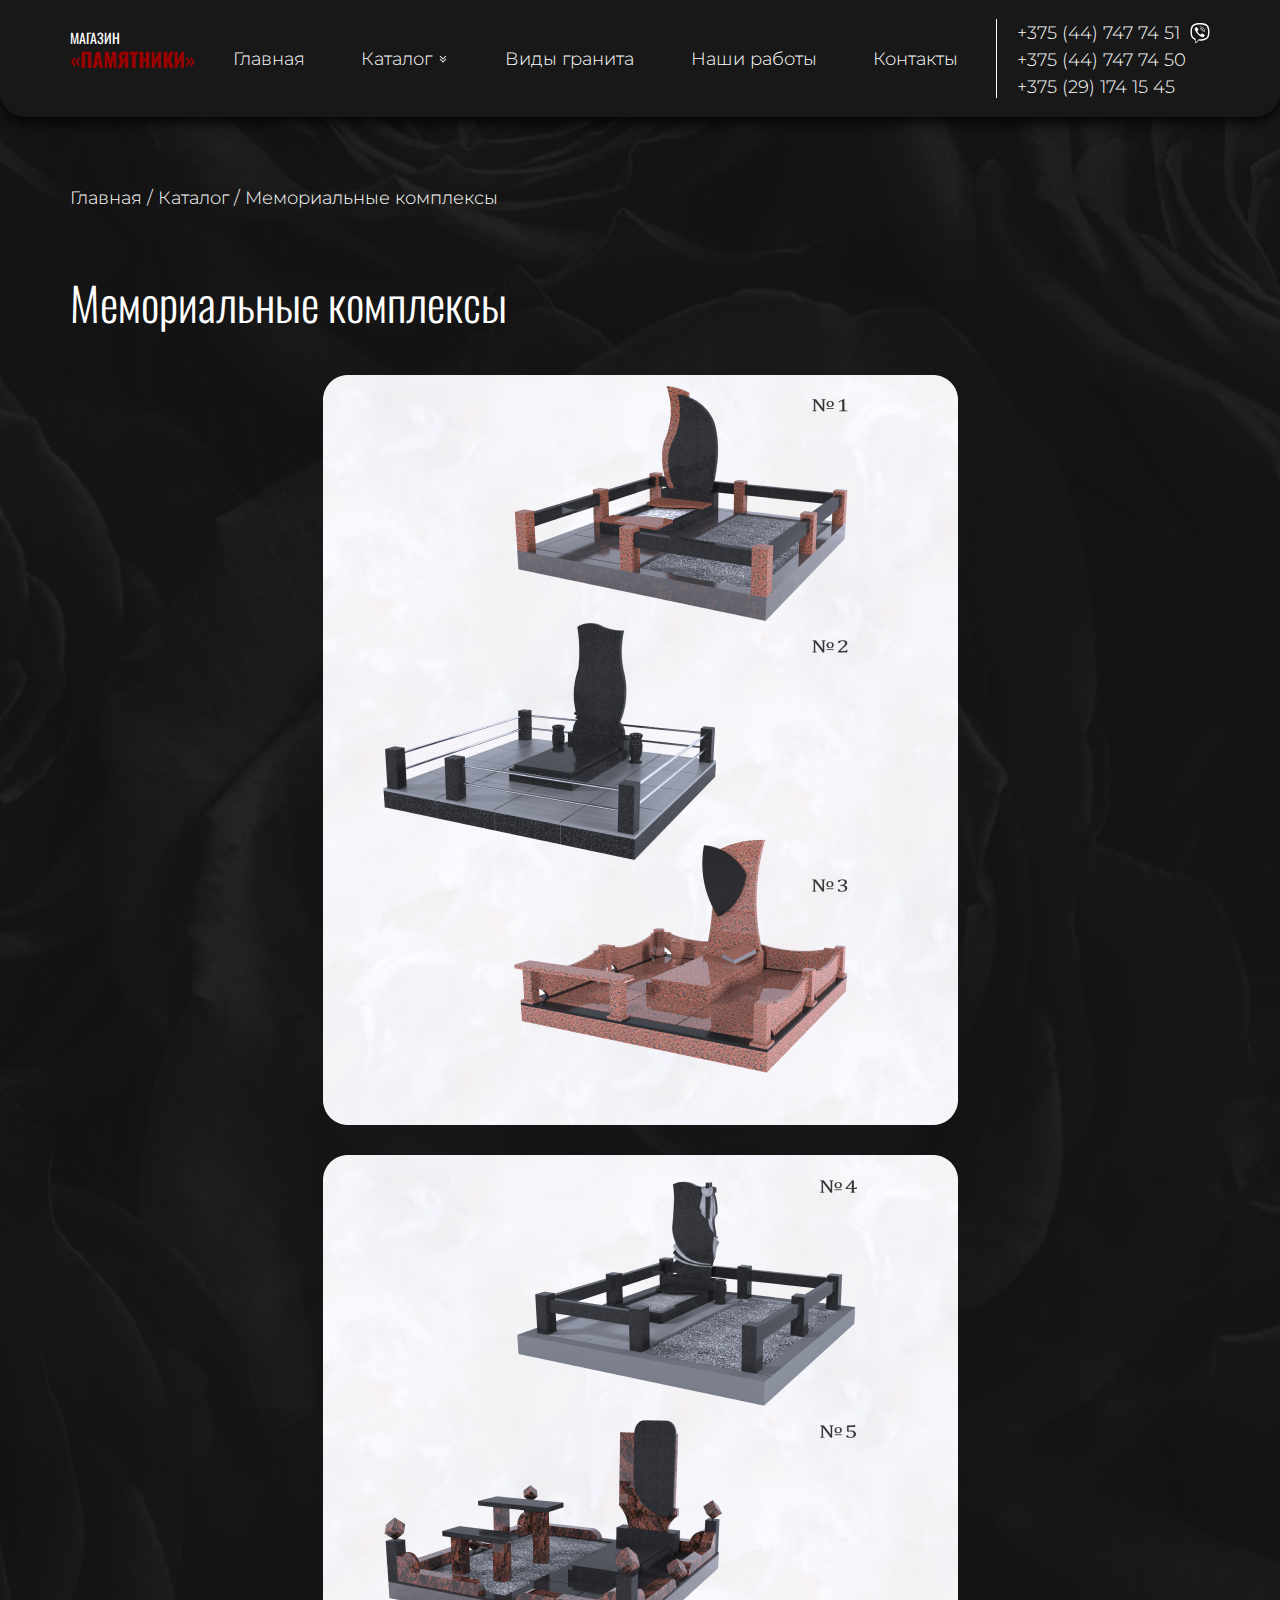
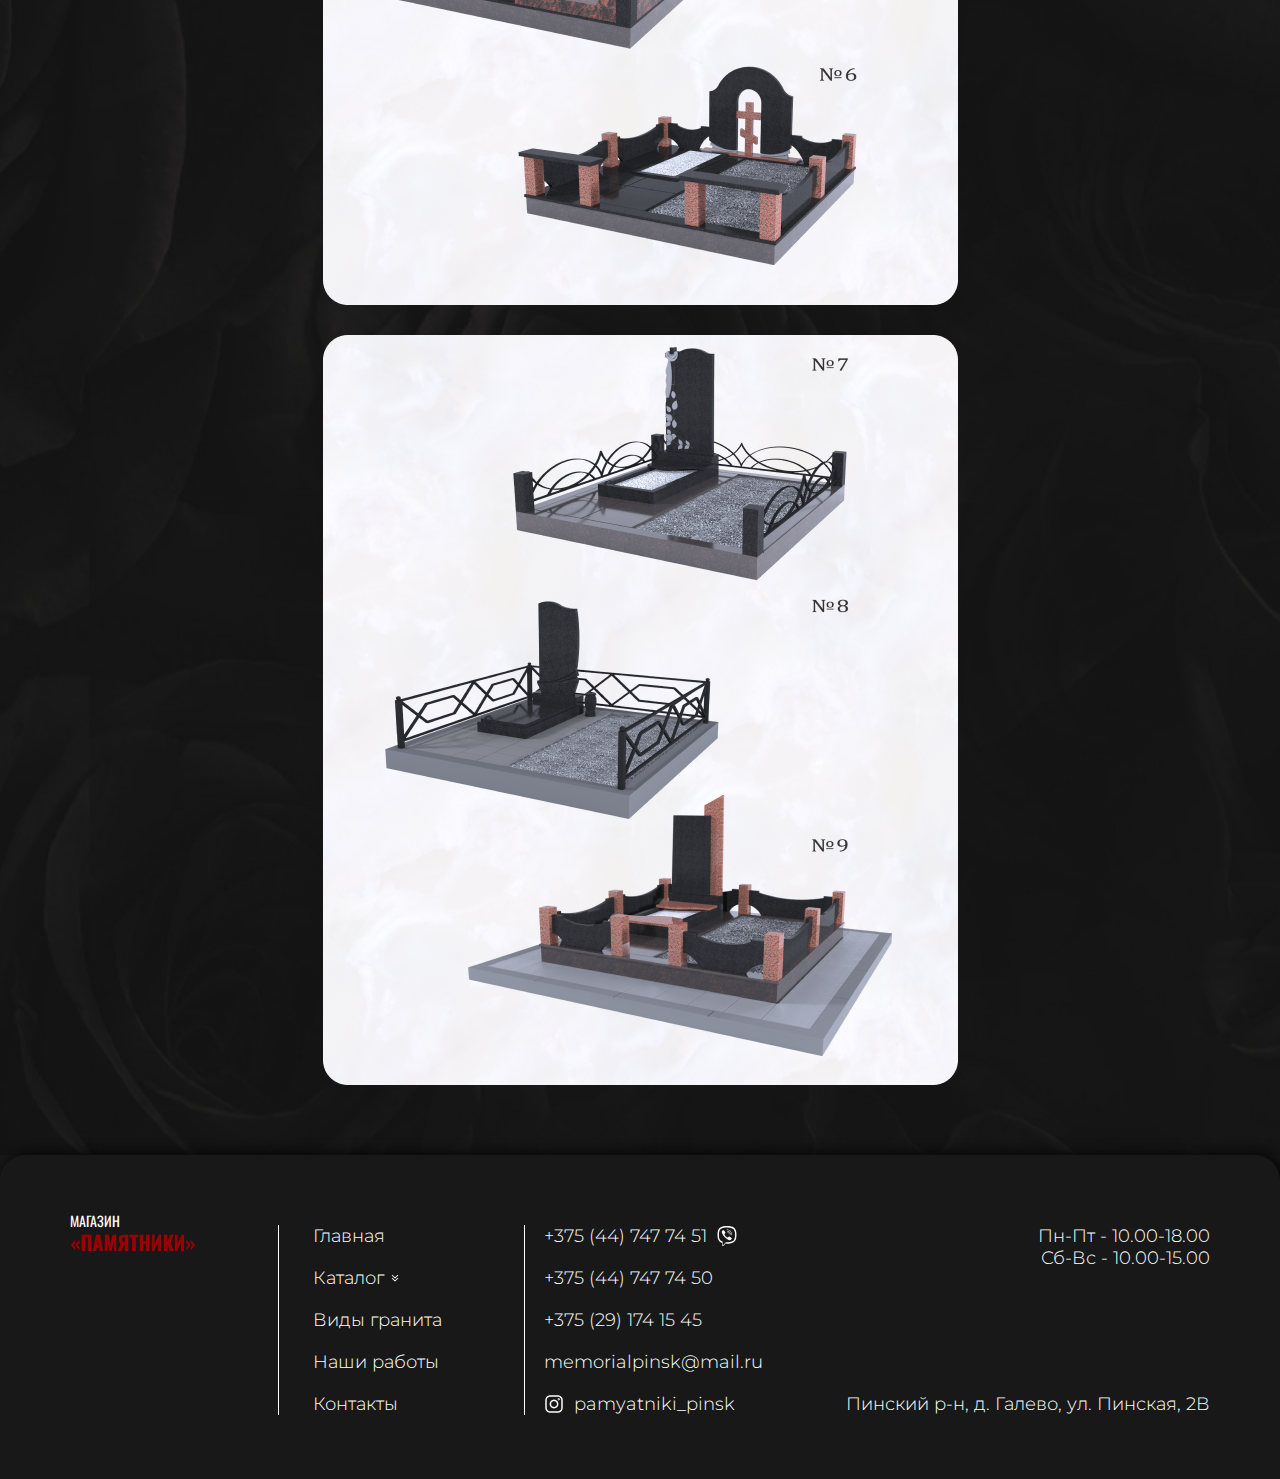
<file: catalog/complex.html>
<!doctype html><html lang="ru"><head><meta charset="utf-8"/><meta name="viewport" content="width=device-width,initial-scale=1"/><meta http-equiv="Cache-Control" content="no-cache"/><meta http-equiv="X-UA-Compatible" content="ie=edge"/><base href="."/><script src="https://code.jquery.com/jquery-3.6.0.min.js" integrity="sha256-/xUj+3OJU5yExlq6GSYGSHk7tPXikynS7ogEvDej/m4=" crossorigin="anonymous"></script><title>Catalog | Complex</title><script defer="defer" src="../index.a6ad30bb.js"></script><link href="../main.99a8.css" rel="stylesheet"></head><body><header class="header"><nav class="global-wrap nav"><div class="logo"><p>Магазин</p><p class="logo_accent">«ПАМЯТНИКИ»</p></div><ul class="nav__list"><li class="nav__list-item"><a href="../index.html" class="nav__list-link">Главная</a></li><li class="nav__list-item nav__dropdown"><a class="nav__list-link">Каталог <svg width="12" height="12" viewBox="0 0 12 12" fill="none" xmlns="http://www.w3.org/2000/svg"><path d="M6 9L6.35355 9.35355L6 9.70711L5.64645 9.35355L6 9ZM9.35355 6.35355L6.35355 9.35355L5.64645 8.64645L8.64645 5.64645L9.35355 6.35355ZM5.64645 9.35355L2.64645 6.35355L3.35355 5.64645L6.35355 8.64645L5.64645 9.35355Z" fill="white"/><path d="M6 6L6.35355 6.35355L6 6.70711L5.64645 6.35355L6 6ZM9.35355 3.35355L6.35355 6.35355L5.64645 5.64645L8.64645 2.64645L9.35355 3.35355ZM5.64645 6.35355L2.64645 3.35355L3.35355 2.64645L6.35355 5.64645L5.64645 6.35355Z" fill="white"/></svg></a><ul class="subnav"><li class="subnav__item"><a href="./vertical.html" class="subnav__item-link">Вертикальные памятники</a></li><li class="subnav__item"><a href="./horizontal.html" class="subnav__item-link">Горизонтальные памятники</a></li><li class="subnav__item"><a href="./combo.html" class="subnav__item-link">Кобинированные памятники</a></li><li class="subnav__item"><a href="./complex.html" class="subnav__item-link">Мемориальные комплексы</a></li><li class="subnav__item"><a href="./nadgrobie.html" class="subnav__item-link">Надгробные плиты</a></li></ul></li><li class="nav__list-item"><a href="../granite.html" class="nav__list-link">Виды гранита</a></li><li class="nav__list-item"><a href="../examples.html" class="nav__list-link">Наши работы</a></li><li class="nav__list-item"><a href="../contacts.html" class="nav__list-link">Контакты</a></li></ul><div class="nav__phone-wrap"><a href="tel:+375 (44) 747 74 51" class="nav__phone nav__phone_viber">+375 (44) 747 74 51 <img src="../icons\viber.f69e.svg" alt="viber"/> </a><a href="tel:+375 (44) 747 74 50" class="nav__phone">+375 (44) 747 74 50 </a><a href="tel:+375 (29) 174 15 45" class="nav__phone">+375 (29) 174 15 45</a></div></nav><div class="mobile-empty-nav"></div><nav class="global-wrap mobile-nav"><div class="logo"><p>Магазин</p><p class="logo_accent">«ПАМЯТНИКИ»</p></div><button id="burger" class="mobile-nav__burger"><div class="mobile-nav__burger_close mobile-nav__burger_close-disactive"><span></span> <span></span></div><svg class="mobile-nav__burger_open" width="41" height="40" viewBox="0 0 41 40" fill="none" xmlns="http://www.w3.org/2000/svg"><path d="M9.66602 11.4993H31.3327" stroke="#ffffff" stroke-width="2.5" stroke-linecap="round"/><path d="M9.66602 20H20.4993H31.3327" stroke="#ffffff" stroke-width="2.5" stroke-linecap="round"/><path d="M9.66602 28.4993H31.3327" stroke="#ffffff" stroke-width="2.5" stroke-linecap="round"/></svg></button><div class="mobile-nav__dropdown"><ul class="mobile-nav__list"><li class="mobile-nav__list-item"><a href="../index.html" class="mobile-nav__list-link">Главная</a></li><li class="mobile-nav__list-item mobile-nav__subnav-dropdown"><a class="mobile-nav__list-link">Каталог <svg width="12" height="12" viewBox="0 0 12 12" fill="none" xmlns="http://www.w3.org/2000/svg"><path d="M6 9L6.35355 9.35355L6 9.70711L5.64645 9.35355L6 9ZM9.35355 6.35355L6.35355 9.35355L5.64645 8.64645L8.64645 5.64645L9.35355 6.35355ZM5.64645 9.35355L2.64645 6.35355L3.35355 5.64645L6.35355 8.64645L5.64645 9.35355Z" fill="white"/><path d="M6 6L6.35355 6.35355L6 6.70711L5.64645 6.35355L6 6ZM9.35355 3.35355L6.35355 6.35355L5.64645 5.64645L8.64645 2.64645L9.35355 3.35355ZM5.64645 6.35355L2.64645 3.35355L3.35355 2.64645L6.35355 5.64645L5.64645 6.35355Z" fill="white"/></svg></a><ul class="subnav"><li class="subnav__item"><a href="./vertical.html" class="subnav__item-link">Вертикальные памятники</a></li><li class="subnav__item"><a href="./horizontal.html" class="subnav__item-link">Горизонтальные памятники</a></li><li class="subnav__item"><a href="./combo.html" class="subnav__item-link">Кобинированные памятники</a></li><li class="subnav__item"><a href="./complex.html" class="subnav__item-link">Мемориальные комплексы</a></li><li class="subnav__item"><a href="./nadgrobie.html" class="subnav__item-link">Надгробные плиты</a></li></ul></li><li class="mobile-nav__list-item"><a href="../granite.html" class="mobile-nav__list-link">Виды гранита</a></li><li class="mobile-nav__list-item"><a href="../examples.html" class="mobile-nav__list-link">Наши работы</a></li><li class="mobile-nav__list-item"><a href="../contacts.html" class="mobile-nav__list-link">Контакты</a></li></ul><div class="mobile-nav__phone-wrap"><a href="tel:+375 (44) 747 74 51" class="mobile-nav__phone">+375 (44) 747 74 51 <img src="../icons\viber.f69e.svg" alt="viber"/> </a><a href="tel:+375 (44) 747 74 50" class="mobile-nav__phone">+375 (44) 747 74 50 </a><a href="tel:+375 (29) 174 15 45" class="mobile-nav__phone">+375 (29) 174 15 45</a></div></div></nav></header><main class="global-wrap main"><div class="breadcrumbs">Главная / Каталог / Мемориальные комплексы</div><section class="catalog"><h1 class="catalog__header">Мемориальные комплексы</h1><div class="catalog__items"><img src="../images/complex-1.c419.png" alt="catalog-item" class="catalog__item"/> <img src="../images/complex-2.d8b7.png" alt="catalog-item" class="catalog__item"/> <img src="../images/complex-3.e4e2.png" alt="catalog-item" class="catalog__item"/></div></section></main><footer class="global-wrap footer"><div class="footer__section footer__section_logo"><div class="logo footer__logo"><p>Магазин</p><p class="logo_accent">«ПАМЯТНИКИ»</p></div></div><div class="footer__section footer__section_nav footer__section_border"><ul class="nav__list nav__list_vertical"><li class="nav__list-item"><a href="/" class="nav__list-link">Главная</a></li><li class="nav__list-item"><a class="nav__list-link nav__dropdown_footer">Каталог <svg width="12" height="12" viewBox="0 0 12 12" fill="none" xmlns="http://www.w3.org/2000/svg"><path d="M6 9L6.35355 9.35355L6 9.70711L5.64645 9.35355L6 9ZM9.35355 6.35355L6.35355 9.35355L5.64645 8.64645L8.64645 5.64645L9.35355 6.35355ZM5.64645 9.35355L2.64645 6.35355L3.35355 5.64645L6.35355 8.64645L5.64645 9.35355Z" fill="white"/><path d="M6 6L6.35355 6.35355L6 6.70711L5.64645 6.35355L6 6ZM9.35355 3.35355L6.35355 6.35355L5.64645 5.64645L8.64645 2.64645L9.35355 3.35355ZM5.64645 6.35355L2.64645 3.35355L3.35355 2.64645L6.35355 5.64645L5.64645 6.35355Z" fill="white"/></svg><ul class="footer-subnav"><li class="footer-subnav__item"><a href="./vertical.html" class="footer-subnav__item-link">Вертикальные памятники</a></li><li class="footer-subnav__item"><a href="./horizontal.html" class="footer-subnav__item-link">Горизонтальные памятники</a></li><li class="footer-subnav__item"><a href="./combo.html" class="footer-subnav__item-link">Кобинированные памятники</a></li><li class="footer-subnav__item"><a href="./complex.html" class="footer-subnav__item-link">Мемориальные комплексы</a></li><li class="footer-subnav__item"><a href="./nadgrobie.html" class="footer-subnav__item-link">Надгробные плиты</a></li></ul></a></li><li class="nav__list-item"><a href="../granite.html" class="nav__list-link">Виды гранита</a></li><li class="nav__list-item"><a href="../examples.html" class="nav__list-link">Наши работы</a></li><li class="nav__list-item"><a href="../contacts.html" class="nav__list-link">Контакты</a></li></ul></div><div class="footer__section footer__section_border"><div class="footer__section_numbers"><a href="tel:+375 (44) 747 74 51" class="footer__contact footer__contact_viber">+375 (44) 747 74 51 <img src="../icons\viber.f69e.svg" alt="viber"/> </a><a href="tel:+375 (44) 747 74 50" class="footer__contact">+375 (44) 747 74 50</a> <a href="tel:+375 (29) 174 15 45" class="footer__contact">+375 (29) 174 15 45</a></div><a href="mailto:memorialpinsk@mail.ru" class="footer__contact">memorialpinsk@mail.ru</a> <a target="_blank" href="https://www.instagram.com/pamyatniki_pinsk/" class="footer__contact footer__contact_instagram"><img src="../images/instagram.ca0a.png" alt="instagram"/> pamyatniki_pinsk</a></div><div class="footer__section footer__section_sm"><div class="footer__schedule"><p class="footer__schedule-item">Пн-Пт - 10.00-18.00</p><p class="footer__schedule-item">Сб-Вс - 10.00-15.00</p></div><p class="footer__address"><a target="_blank" href="https://yandex.by/maps/-/CCUFj-ChtB">Пинский р-н, д. Галево, ул. Пинская, 2В</a></p></div></footer></body></html>
</file>
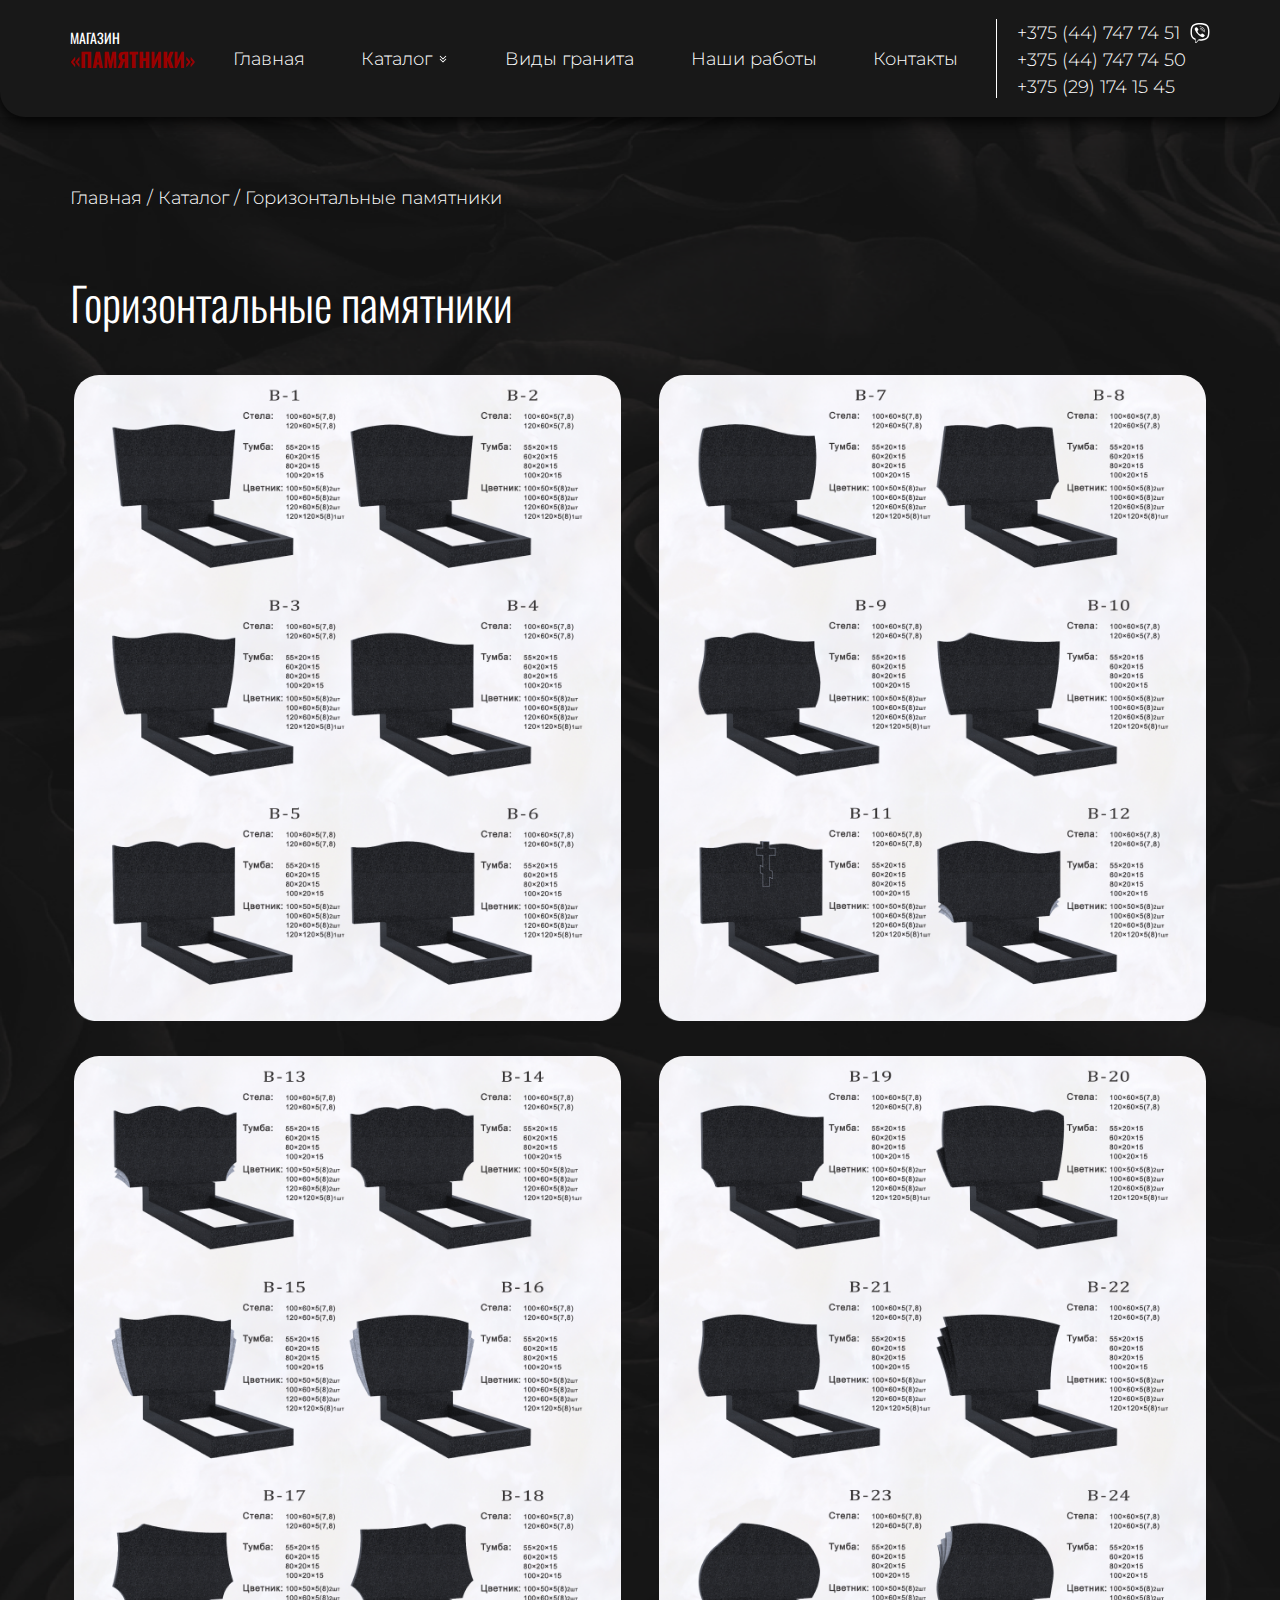
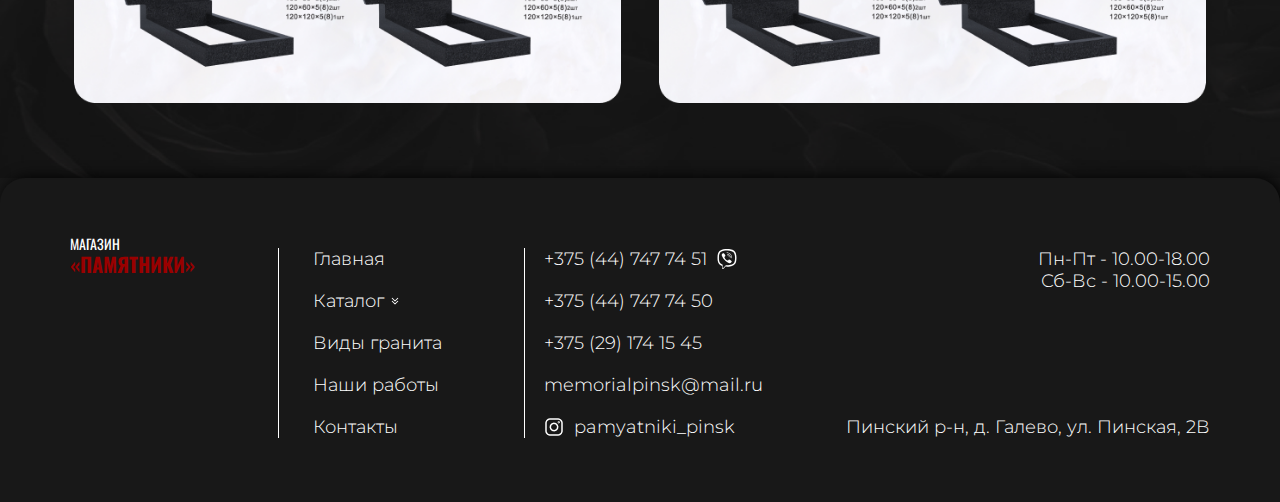
<file: catalog/horizontal.html>
<!doctype html><html lang="ru"><head><meta charset="utf-8"/><meta name="viewport" content="width=device-width,initial-scale=1"/><meta http-equiv="Cache-Control" content="no-cache"/><meta http-equiv="X-UA-Compatible" content="ie=edge"/><base href="."/><script src="https://code.jquery.com/jquery-3.6.0.min.js" integrity="sha256-/xUj+3OJU5yExlq6GSYGSHk7tPXikynS7ogEvDej/m4=" crossorigin="anonymous"></script><title>Catalog | Horizontal</title><script defer="defer" src="../index.a6ad30bb.js"></script><link href="../main.99a8.css" rel="stylesheet"></head><body><header class="header"><nav class="global-wrap nav"><div class="logo"><p>Магазин</p><p class="logo_accent">«ПАМЯТНИКИ»</p></div><ul class="nav__list"><li class="nav__list-item"><a href="../index.html" class="nav__list-link">Главная</a></li><li class="nav__list-item nav__dropdown"><a class="nav__list-link">Каталог <svg width="12" height="12" viewBox="0 0 12 12" fill="none" xmlns="http://www.w3.org/2000/svg"><path d="M6 9L6.35355 9.35355L6 9.70711L5.64645 9.35355L6 9ZM9.35355 6.35355L6.35355 9.35355L5.64645 8.64645L8.64645 5.64645L9.35355 6.35355ZM5.64645 9.35355L2.64645 6.35355L3.35355 5.64645L6.35355 8.64645L5.64645 9.35355Z" fill="white"/><path d="M6 6L6.35355 6.35355L6 6.70711L5.64645 6.35355L6 6ZM9.35355 3.35355L6.35355 6.35355L5.64645 5.64645L8.64645 2.64645L9.35355 3.35355ZM5.64645 6.35355L2.64645 3.35355L3.35355 2.64645L6.35355 5.64645L5.64645 6.35355Z" fill="white"/></svg></a><ul class="subnav"><li class="subnav__item"><a href="./vertical.html" class="subnav__item-link">Вертикальные памятники</a></li><li class="subnav__item"><a href="./horizontal.html" class="subnav__item-link">Горизонтальные памятники</a></li><li class="subnav__item"><a href="./combo.html" class="subnav__item-link">Кобинированные памятники</a></li><li class="subnav__item"><a href="./complex.html" class="subnav__item-link">Мемориальные комплексы</a></li><li class="subnav__item"><a href="./nadgrobie.html" class="subnav__item-link">Надгробные плиты</a></li></ul></li><li class="nav__list-item"><a href="../granite.html" class="nav__list-link">Виды гранита</a></li><li class="nav__list-item"><a href="../examples.html" class="nav__list-link">Наши работы</a></li><li class="nav__list-item"><a href="../contacts.html" class="nav__list-link">Контакты</a></li></ul><div class="nav__phone-wrap"><a href="tel:+375 (44) 747 74 51" class="nav__phone nav__phone_viber">+375 (44) 747 74 51 <img src="../icons\viber.f69e.svg" alt="viber"/> </a><a href="tel:+375 (44) 747 74 50" class="nav__phone">+375 (44) 747 74 50 </a><a href="tel:+375 (29) 174 15 45" class="nav__phone">+375 (29) 174 15 45</a></div></nav><div class="mobile-empty-nav"></div><nav class="global-wrap mobile-nav"><div class="logo"><p>Магазин</p><p class="logo_accent">«ПАМЯТНИКИ»</p></div><button id="burger" class="mobile-nav__burger"><div class="mobile-nav__burger_close mobile-nav__burger_close-disactive"><span></span> <span></span></div><svg class="mobile-nav__burger_open" width="41" height="40" viewBox="0 0 41 40" fill="none" xmlns="http://www.w3.org/2000/svg"><path d="M9.66602 11.4993H31.3327" stroke="#ffffff" stroke-width="2.5" stroke-linecap="round"/><path d="M9.66602 20H20.4993H31.3327" stroke="#ffffff" stroke-width="2.5" stroke-linecap="round"/><path d="M9.66602 28.4993H31.3327" stroke="#ffffff" stroke-width="2.5" stroke-linecap="round"/></svg></button><div class="mobile-nav__dropdown"><ul class="mobile-nav__list"><li class="mobile-nav__list-item"><a href="../index.html" class="mobile-nav__list-link">Главная</a></li><li class="mobile-nav__list-item mobile-nav__subnav-dropdown"><a class="mobile-nav__list-link">Каталог <svg width="12" height="12" viewBox="0 0 12 12" fill="none" xmlns="http://www.w3.org/2000/svg"><path d="M6 9L6.35355 9.35355L6 9.70711L5.64645 9.35355L6 9ZM9.35355 6.35355L6.35355 9.35355L5.64645 8.64645L8.64645 5.64645L9.35355 6.35355ZM5.64645 9.35355L2.64645 6.35355L3.35355 5.64645L6.35355 8.64645L5.64645 9.35355Z" fill="white"/><path d="M6 6L6.35355 6.35355L6 6.70711L5.64645 6.35355L6 6ZM9.35355 3.35355L6.35355 6.35355L5.64645 5.64645L8.64645 2.64645L9.35355 3.35355ZM5.64645 6.35355L2.64645 3.35355L3.35355 2.64645L6.35355 5.64645L5.64645 6.35355Z" fill="white"/></svg></a><ul class="subnav"><li class="subnav__item"><a href="./vertical.html" class="subnav__item-link">Вертикальные памятники</a></li><li class="subnav__item"><a href="./horizontal.html" class="subnav__item-link">Горизонтальные памятники</a></li><li class="subnav__item"><a href="./combo.html" class="subnav__item-link">Кобинированные памятники</a></li><li class="subnav__item"><a href="./complex.html" class="subnav__item-link">Мемориальные комплексы</a></li><li class="subnav__item"><a href="./nadgrobie.html" class="subnav__item-link">Надгробные плиты</a></li></ul></li><li class="mobile-nav__list-item"><a href="../granite.html" class="mobile-nav__list-link">Виды гранита</a></li><li class="mobile-nav__list-item"><a href="../examples.html" class="mobile-nav__list-link">Наши работы</a></li><li class="mobile-nav__list-item"><a href="../contacts.html" class="mobile-nav__list-link">Контакты</a></li></ul><div class="mobile-nav__phone-wrap"><a href="tel:+375 (44) 747 74 51" class="mobile-nav__phone">+375 (44) 747 74 51 <img src="../icons\viber.f69e.svg" alt="viber"/> </a><a href="tel:+375 (44) 747 74 50" class="mobile-nav__phone">+375 (44) 747 74 50 </a><a href="tel:+375 (29) 174 15 45" class="mobile-nav__phone">+375 (29) 174 15 45</a></div></div></nav></header><main class="global-wrap main"><div class="breadcrumbs">Главная / Каталог / Горизонтальные памятники</div><section class="catalog"><h1 class="catalog__header">Горизонтальные памятники</h1><div class="catalog__items"><div class="zm"><img src="../images/catalog-2.1.9574.png" alt="catalog-item" class="catalog__item"/></div><div class="zm"><img src="../images/catalog-2.2.35a7.png" alt="catalog-item" class="catalog__item"/></div><div class="zm"><img src="../images/catalog-2.3.e346.png" alt="catalog-item" class="catalog__item"/></div><div class="zm"><img src="../images/catalog-2.4.2592.png" alt="catalog-item" class="catalog__item"/></div></div></section></main><footer class="global-wrap footer"><div class="footer__section footer__section_logo"><div class="logo footer__logo"><p>Магазин</p><p class="logo_accent">«ПАМЯТНИКИ»</p></div></div><div class="footer__section footer__section_nav footer__section_border"><ul class="nav__list nav__list_vertical"><li class="nav__list-item"><a href="/" class="nav__list-link">Главная</a></li><li class="nav__list-item"><a class="nav__list-link nav__dropdown_footer">Каталог <svg width="12" height="12" viewBox="0 0 12 12" fill="none" xmlns="http://www.w3.org/2000/svg"><path d="M6 9L6.35355 9.35355L6 9.70711L5.64645 9.35355L6 9ZM9.35355 6.35355L6.35355 9.35355L5.64645 8.64645L8.64645 5.64645L9.35355 6.35355ZM5.64645 9.35355L2.64645 6.35355L3.35355 5.64645L6.35355 8.64645L5.64645 9.35355Z" fill="white"/><path d="M6 6L6.35355 6.35355L6 6.70711L5.64645 6.35355L6 6ZM9.35355 3.35355L6.35355 6.35355L5.64645 5.64645L8.64645 2.64645L9.35355 3.35355ZM5.64645 6.35355L2.64645 3.35355L3.35355 2.64645L6.35355 5.64645L5.64645 6.35355Z" fill="white"/></svg><ul class="footer-subnav"><li class="footer-subnav__item"><a href="./vertical.html" class="footer-subnav__item-link">Вертикальные памятники</a></li><li class="footer-subnav__item"><a href="./horizontal.html" class="footer-subnav__item-link">Горизонтальные памятники</a></li><li class="footer-subnav__item"><a href="./combo.html" class="footer-subnav__item-link">Кобинированные памятники</a></li><li class="footer-subnav__item"><a href="./complex.html" class="footer-subnav__item-link">Мемориальные комплексы</a></li><li class="footer-subnav__item"><a href="./nadgrobie.html" class="footer-subnav__item-link">Надгробные плиты</a></li></ul></a></li><li class="nav__list-item"><a href="../granite.html" class="nav__list-link">Виды гранита</a></li><li class="nav__list-item"><a href="../examples.html" class="nav__list-link">Наши работы</a></li><li class="nav__list-item"><a href="../contacts.html" class="nav__list-link">Контакты</a></li></ul></div><div class="footer__section footer__section_border"><div class="footer__section_numbers"><a href="tel:+375 (44) 747 74 51" class="footer__contact footer__contact_viber">+375 (44) 747 74 51 <img src="../icons\viber.f69e.svg" alt="viber"/> </a><a href="tel:+375 (44) 747 74 50" class="footer__contact">+375 (44) 747 74 50</a> <a href="tel:+375 (29) 174 15 45" class="footer__contact">+375 (29) 174 15 45</a></div><a href="mailto:memorialpinsk@mail.ru" class="footer__contact">memorialpinsk@mail.ru</a> <a target="_blank" href="https://www.instagram.com/pamyatniki_pinsk/" class="footer__contact footer__contact_instagram"><img src="../images/instagram.ca0a.png" alt="instagram"/> pamyatniki_pinsk</a></div><div class="footer__section footer__section_sm"><div class="footer__schedule"><p class="footer__schedule-item">Пн-Пт - 10.00-18.00</p><p class="footer__schedule-item">Сб-Вс - 10.00-15.00</p></div><p class="footer__address"><a target="_blank" href="https://yandex.by/maps/-/CCUFj-ChtB">Пинский р-н, д. Галево, ул. Пинская, 2В</a></p></div></footer></body></html>
</file>
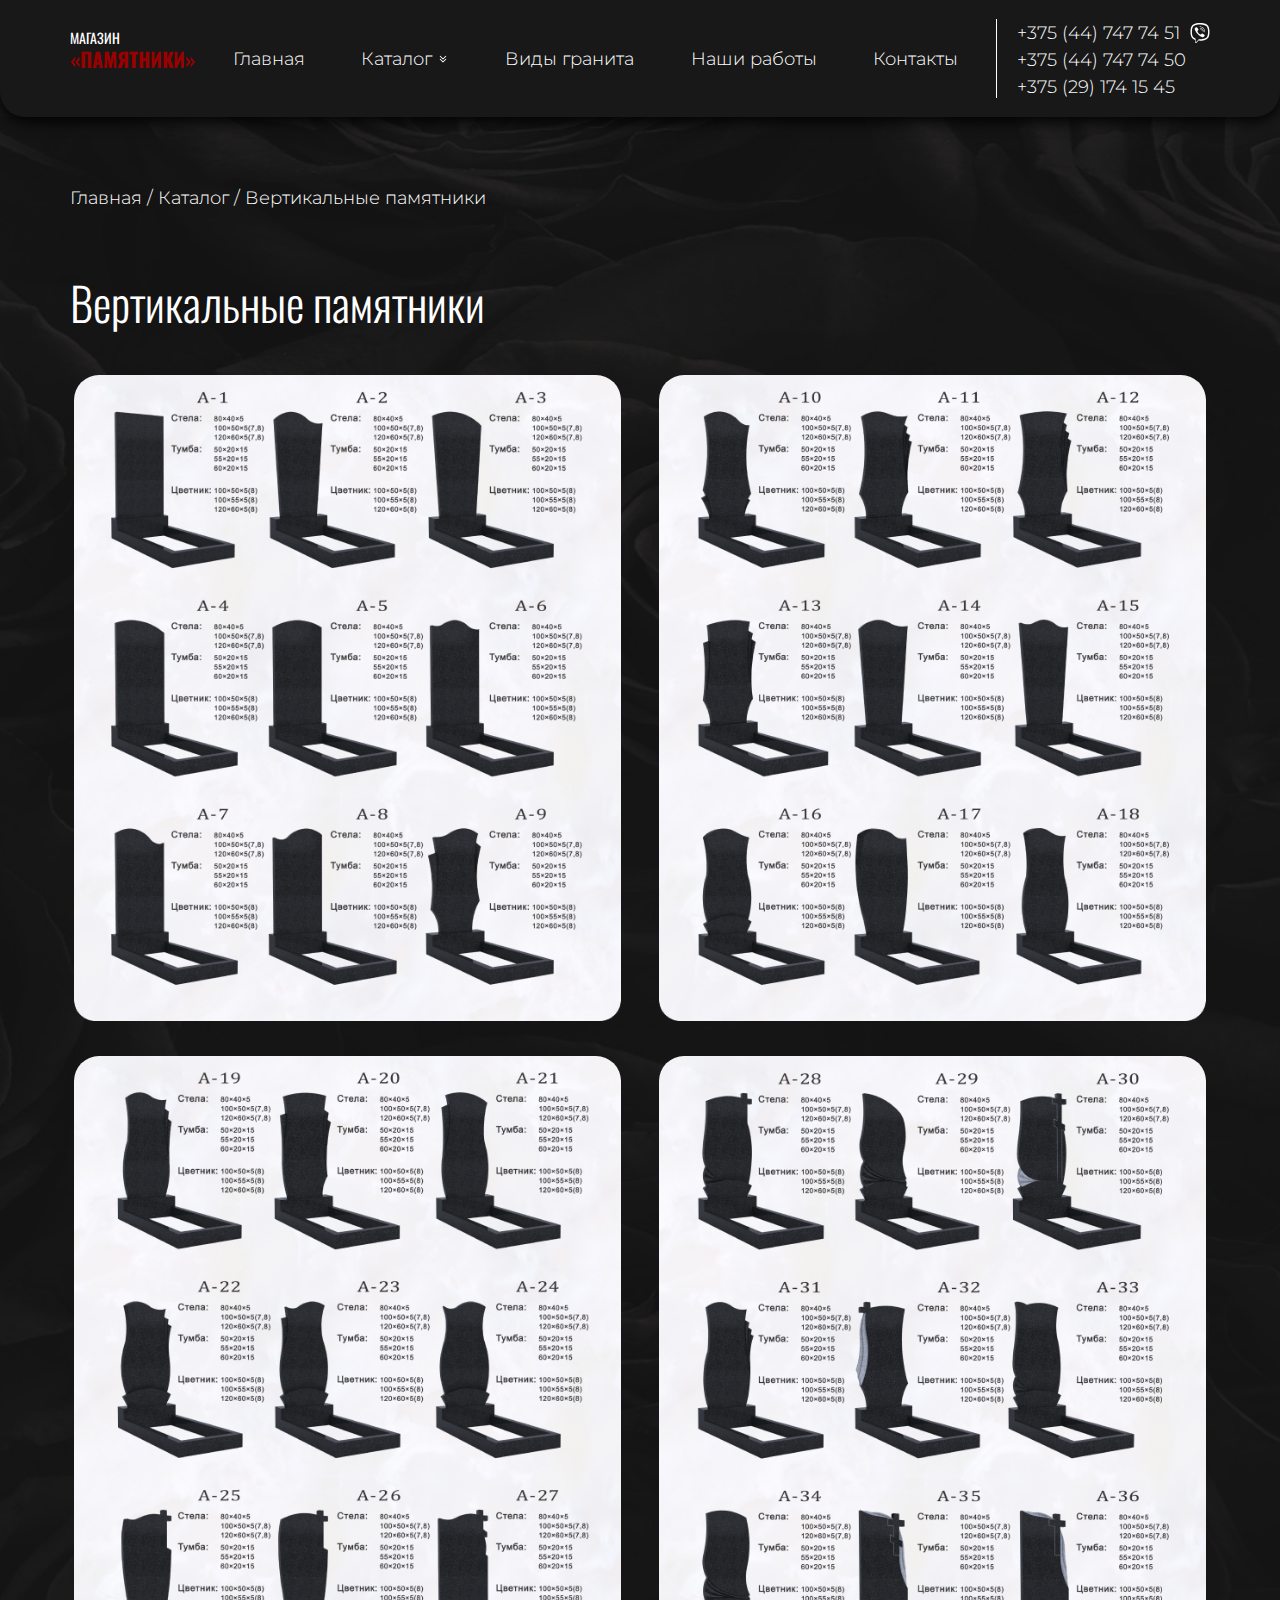
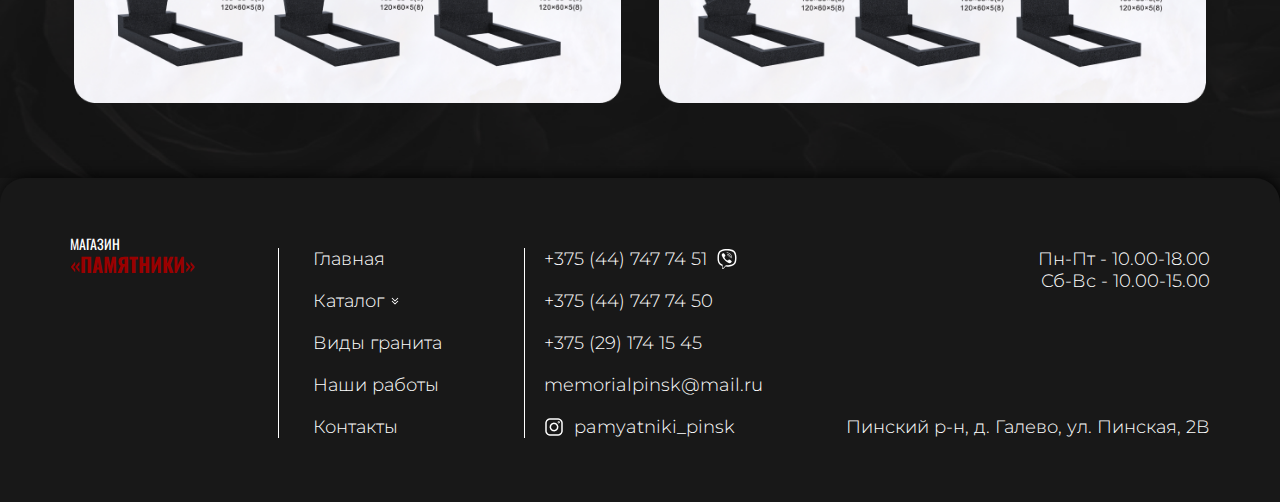
<file: catalog/vertical.html>
<!doctype html><html lang="ru"><head><meta charset="utf-8"/><meta name="viewport" content="width=device-width,initial-scale=1"/><meta http-equiv="Cache-Control" content="no-cache"/><meta http-equiv="X-UA-Compatible" content="ie=edge"/><base href="."/><script src="https://code.jquery.com/jquery-3.6.0.min.js" integrity="sha256-/xUj+3OJU5yExlq6GSYGSHk7tPXikynS7ogEvDej/m4=" crossorigin="anonymous"></script><title>Catalog | Vertical</title><script defer="defer" src="../index.a6ad30bb.js"></script><link href="../main.99a8.css" rel="stylesheet"></head><body><header class="header"><nav class="global-wrap nav"><div class="logo"><p>Магазин</p><p class="logo_accent">«ПАМЯТНИКИ»</p></div><ul class="nav__list"><li class="nav__list-item"><a href="../index.html" class="nav__list-link">Главная</a></li><li class="nav__list-item nav__dropdown"><a class="nav__list-link">Каталог <svg width="12" height="12" viewBox="0 0 12 12" fill="none" xmlns="http://www.w3.org/2000/svg"><path d="M6 9L6.35355 9.35355L6 9.70711L5.64645 9.35355L6 9ZM9.35355 6.35355L6.35355 9.35355L5.64645 8.64645L8.64645 5.64645L9.35355 6.35355ZM5.64645 9.35355L2.64645 6.35355L3.35355 5.64645L6.35355 8.64645L5.64645 9.35355Z" fill="white"/><path d="M6 6L6.35355 6.35355L6 6.70711L5.64645 6.35355L6 6ZM9.35355 3.35355L6.35355 6.35355L5.64645 5.64645L8.64645 2.64645L9.35355 3.35355ZM5.64645 6.35355L2.64645 3.35355L3.35355 2.64645L6.35355 5.64645L5.64645 6.35355Z" fill="white"/></svg></a><ul class="subnav"><li class="subnav__item"><a href="./vertical.html" class="subnav__item-link">Вертикальные памятники</a></li><li class="subnav__item"><a href="./horizontal.html" class="subnav__item-link">Горизонтальные памятники</a></li><li class="subnav__item"><a href="./combo.html" class="subnav__item-link">Кобинированные памятники</a></li><li class="subnav__item"><a href="./complex.html" class="subnav__item-link">Мемориальные комплексы</a></li><li class="subnav__item"><a href="./nadgrobie.html" class="subnav__item-link">Надгробные плиты</a></li></ul></li><li class="nav__list-item"><a href="../granite.html" class="nav__list-link">Виды гранита</a></li><li class="nav__list-item"><a href="../examples.html" class="nav__list-link">Наши работы</a></li><li class="nav__list-item"><a href="../contacts.html" class="nav__list-link">Контакты</a></li></ul><div class="nav__phone-wrap"><a href="tel:+375 (44) 747 74 51" class="nav__phone nav__phone_viber">+375 (44) 747 74 51 <img src="../icons\viber.f69e.svg" alt="viber"/> </a><a href="tel:+375 (44) 747 74 50" class="nav__phone">+375 (44) 747 74 50 </a><a href="tel:+375 (29) 174 15 45" class="nav__phone">+375 (29) 174 15 45</a></div></nav><div class="mobile-empty-nav"></div><nav class="global-wrap mobile-nav"><div class="logo"><p>Магазин</p><p class="logo_accent">«ПАМЯТНИКИ»</p></div><button id="burger" class="mobile-nav__burger"><div class="mobile-nav__burger_close mobile-nav__burger_close-disactive"><span></span> <span></span></div><svg class="mobile-nav__burger_open" width="41" height="40" viewBox="0 0 41 40" fill="none" xmlns="http://www.w3.org/2000/svg"><path d="M9.66602 11.4993H31.3327" stroke="#ffffff" stroke-width="2.5" stroke-linecap="round"/><path d="M9.66602 20H20.4993H31.3327" stroke="#ffffff" stroke-width="2.5" stroke-linecap="round"/><path d="M9.66602 28.4993H31.3327" stroke="#ffffff" stroke-width="2.5" stroke-linecap="round"/></svg></button><div class="mobile-nav__dropdown"><ul class="mobile-nav__list"><li class="mobile-nav__list-item"><a href="../index.html" class="mobile-nav__list-link">Главная</a></li><li class="mobile-nav__list-item mobile-nav__subnav-dropdown"><a class="mobile-nav__list-link">Каталог <svg width="12" height="12" viewBox="0 0 12 12" fill="none" xmlns="http://www.w3.org/2000/svg"><path d="M6 9L6.35355 9.35355L6 9.70711L5.64645 9.35355L6 9ZM9.35355 6.35355L6.35355 9.35355L5.64645 8.64645L8.64645 5.64645L9.35355 6.35355ZM5.64645 9.35355L2.64645 6.35355L3.35355 5.64645L6.35355 8.64645L5.64645 9.35355Z" fill="white"/><path d="M6 6L6.35355 6.35355L6 6.70711L5.64645 6.35355L6 6ZM9.35355 3.35355L6.35355 6.35355L5.64645 5.64645L8.64645 2.64645L9.35355 3.35355ZM5.64645 6.35355L2.64645 3.35355L3.35355 2.64645L6.35355 5.64645L5.64645 6.35355Z" fill="white"/></svg></a><ul class="subnav"><li class="subnav__item"><a href="./vertical.html" class="subnav__item-link">Вертикальные памятники</a></li><li class="subnav__item"><a href="./horizontal.html" class="subnav__item-link">Горизонтальные памятники</a></li><li class="subnav__item"><a href="./combo.html" class="subnav__item-link">Кобинированные памятники</a></li><li class="subnav__item"><a href="./complex.html" class="subnav__item-link">Мемориальные комплексы</a></li><li class="subnav__item"><a href="./nadgrobie.html" class="subnav__item-link">Надгробные плиты</a></li></ul></li><li class="mobile-nav__list-item"><a href="../granite.html" class="mobile-nav__list-link">Виды гранита</a></li><li class="mobile-nav__list-item"><a href="../examples.html" class="mobile-nav__list-link">Наши работы</a></li><li class="mobile-nav__list-item"><a href="../contacts.html" class="mobile-nav__list-link">Контакты</a></li></ul><div class="mobile-nav__phone-wrap"><a href="tel:+375 (44) 747 74 51" class="mobile-nav__phone">+375 (44) 747 74 51 <img src="../icons\viber.f69e.svg" alt="viber"/> </a><a href="tel:+375 (44) 747 74 50" class="mobile-nav__phone">+375 (44) 747 74 50 </a><a href="tel:+375 (29) 174 15 45" class="mobile-nav__phone">+375 (29) 174 15 45</a></div></div></nav></header><main class="global-wrap main"><div class="breadcrumbs">Главная / Каталог / Вертикальные памятники</div><section class="catalog"><h1 class="catalog__header">Вертикальные памятники</h1><div class="catalog__items"><div class="zm"><img src="../images/catalog-1.1.da72.png" alt="catalog-item" class="catalog__item"/></div><div class="zm"><img src="../images/catalog-1.2.04f8.png" alt="catalog-item" class="catalog__item"/></div><div class="zm"><img src="../images/catalog-1.3.a143.png" alt="catalog-item" class="catalog__item"/></div><div class="zm"><img src="../images/catalog-1.4.6fba.png" alt="catalog-item" class="catalog__item"/></div></div></section></main><footer class="global-wrap footer"><div class="footer__section footer__section_logo"><div class="logo footer__logo"><p>Магазин</p><p class="logo_accent">«ПАМЯТНИКИ»</p></div></div><div class="footer__section footer__section_nav footer__section_border"><ul class="nav__list nav__list_vertical"><li class="nav__list-item"><a href="/" class="nav__list-link">Главная</a></li><li class="nav__list-item"><a class="nav__list-link nav__dropdown_footer">Каталог <svg width="12" height="12" viewBox="0 0 12 12" fill="none" xmlns="http://www.w3.org/2000/svg"><path d="M6 9L6.35355 9.35355L6 9.70711L5.64645 9.35355L6 9ZM9.35355 6.35355L6.35355 9.35355L5.64645 8.64645L8.64645 5.64645L9.35355 6.35355ZM5.64645 9.35355L2.64645 6.35355L3.35355 5.64645L6.35355 8.64645L5.64645 9.35355Z" fill="white"/><path d="M6 6L6.35355 6.35355L6 6.70711L5.64645 6.35355L6 6ZM9.35355 3.35355L6.35355 6.35355L5.64645 5.64645L8.64645 2.64645L9.35355 3.35355ZM5.64645 6.35355L2.64645 3.35355L3.35355 2.64645L6.35355 5.64645L5.64645 6.35355Z" fill="white"/></svg><ul class="footer-subnav"><li class="footer-subnav__item"><a href="./vertical.html" class="footer-subnav__item-link">Вертикальные памятники</a></li><li class="footer-subnav__item"><a href="./horizontal.html" class="footer-subnav__item-link">Горизонтальные памятники</a></li><li class="footer-subnav__item"><a href="./combo.html" class="footer-subnav__item-link">Кобинированные памятники</a></li><li class="footer-subnav__item"><a href="./complex.html" class="footer-subnav__item-link">Мемориальные комплексы</a></li><li class="footer-subnav__item"><a href="./nadgrobie.html" class="footer-subnav__item-link">Надгробные плиты</a></li></ul></a></li><li class="nav__list-item"><a href="../granite.html" class="nav__list-link">Виды гранита</a></li><li class="nav__list-item"><a href="../examples.html" class="nav__list-link">Наши работы</a></li><li class="nav__list-item"><a href="../contacts.html" class="nav__list-link">Контакты</a></li></ul></div><div class="footer__section footer__section_border"><div class="footer__section_numbers"><a href="tel:+375 (44) 747 74 51" class="footer__contact footer__contact_viber">+375 (44) 747 74 51 <img src="../icons\viber.f69e.svg" alt="viber"/> </a><a href="tel:+375 (44) 747 74 50" class="footer__contact">+375 (44) 747 74 50</a> <a href="tel:+375 (29) 174 15 45" class="footer__contact">+375 (29) 174 15 45</a></div><a href="mailto:memorialpinsk@mail.ru" class="footer__contact">memorialpinsk@mail.ru</a> <a target="_blank" href="https://www.instagram.com/pamyatniki_pinsk/" class="footer__contact footer__contact_instagram"><img src="../images/instagram.ca0a.png" alt="instagram"/> pamyatniki_pinsk</a></div><div class="footer__section footer__section_sm"><div class="footer__schedule"><p class="footer__schedule-item">Пн-Пт - 10.00-18.00</p><p class="footer__schedule-item">Сб-Вс - 10.00-15.00</p></div><p class="footer__address"><a target="_blank" href="https://yandex.by/maps/-/CCUFj-ChtB">Пинский р-н, д. Галево, ул. Пинская, 2В</a></p></div></footer></body></html>
</file>
<file: main.99a8.css>
@import url(https://fonts.googleapis.com/css2?family=Montserrat:wght@300&family=Oswald:wght@300&family=PT+Serif&family=Tinos:wght@700&display=swap);
html,body,div,span,applet,object,iframe,h1,h2,h3,h4,h5,h6,p,blockquote,pre,a,abbr,acronym,address,big,cite,code,del,dfn,em,img,ins,kbd,q,s,samp,small,strike,strong,sub,sup,tt,var,b,u,i,center,dl,dt,dd,ol,ul,li,fieldset,form,label,legend,table,caption,tbody,tfoot,thead,tr,th,td,article,aside,canvas,details,embed,figure,figcaption,footer,header,hgroup,main,menu,nav,output,ruby,section,summary,time,mark,audio,video{margin:0;padding:0;border:0;font-size:100%;font:inherit;vertical-align:baseline}article,aside,details,figcaption,figure,footer,header,hgroup,main,menu,nav,section{display:block}*[hidden]{display:none}body{line-height:1}menu,ol,ul{list-style:none}blockquote,q{quotes:none}blockquote:before,blockquote:after,q:before,q:after{content:"";content:none}table{border-collapse:collapse;border-spacing:0}:root{--main-bg-color: #181818;--text-color: #ffffff;--accent: #990000}body{background-color:var(--main-bg-color)}.global-wrap{padding:0 70px;box-sizing:border-box;margin:0 auto;max-width:1440px;background-color:var(--main-bg-color);color:var(--text-color);font-family:"Montserrat",sans-serif;font-style:normal;font-weight:300;font-size:18px;line-height:22px}@media(max-width: 992px){.global-wrap{font-weight:300;font-size:15px;line-height:18px;text-align:center}}@media(max-width: 620px){.global-wrap{padding:0 40px}}@media(max-width: 480px){.global-wrap{padding:0 30px}}@media(max-width: 400px){.global-wrap{padding:0 20px}}.logo{font-family:"Oswald",sans-serif;font-style:normal;font-weight:400;font-size:14px;line-height:120%;text-transform:uppercase;padding-top:11px;align-self:flex-start}@media(max-width: 480px){.logo{font-size:9px;line-height:120%}}@media(max-width: 992px){.logo_contacts{display:none}}.logo_accent{margin-top:4px;font-size:20px;font-weight:900;color:var(--accent)}@media(max-width: 480px){.logo_accent{font-size:15px}}.header{position:relative;z-index:10;background-color:var(--main-bg-color)}.nav{padding-top:19px;padding-bottom:19px;display:flex;justify-content:space-between;align-items:center;box-shadow:0px 4px 15px #000;border-radius:0px 0px 25px 25px}@media(max-width: 1050px){.nav{display:none}}.nav__list{display:flex;align-items:center;gap:51px;flex-grow:1;justify-content:flex-end;padding-right:83px}@media(max-width: 1300px){.nav__list{justify-content:space-around;padding-right:0;padding:0 15px;gap:10px}}.nav__list_vertical{padding-right:0;flex-direction:column;align-items:flex-start;gap:20px}.nav__list-link{color:var(--text-color);text-decoration:none;cursor:pointer}.nav__list-link:hover{text-decoration:underline}.nav__phone-wrap{padding-top:3px;padding-left:20px;display:flex;flex-direction:column;gap:5px;border-left:solid 1px}.nav__phone{color:var(--text-color);text-decoration:none}.nav__phone_viber{display:flex;align-items:center;gap:10px}.nav__dropdown:hover .subnav{display:block}.nav__dropdown_footer:hover+.footer-subnav{display:block}.footer-subnav:hover{display:block}.footer-subnav{display:none;padding:20px 25px;box-sizing:border-box;max-width:329px;width:329px;position:absolute;left:70%;top:-50%;z-index:10;border-radius:25px;background:linear-gradient(106.35deg, #555555 0%, #1f1f1f 100%);border:solid 2px hsla(0,0%,100%,.28)}.footer-subnav__item:not(:last-child){margin-bottom:4px}@media(max-width: 1050px){.footer-subnav__item:not(:last-child){margin-bottom:15px}}.footer-subnav__item-link{color:var(--text-color);text-decoration:none}.footer-subnav__item-link:hover{color:hsla(0,0%,100%,.5)}.subnav{display:none;padding:20px 25px;box-sizing:border-box;max-width:329px;width:100%;position:absolute;z-index:10;border-radius:25px;background:linear-gradient(106.35deg, #555555 0%, #1f1f1f 100%);border:solid 2px hsla(0,0%,100%,.28)}@media(max-width: 1050px){.subnav{left:50%;transform:translateX(-50%)}}.subnav__item:not(:last-child){margin-bottom:4px}@media(max-width: 1050px){.subnav__item:not(:last-child){margin-bottom:15px}}.subnav__item-link{color:var(--text-color);text-decoration:none}.subnav__item-link:hover{color:hsla(0,0%,100%,.5)}.mobile-empty-nav{height:78px}@media(min-width: 1050px){.mobile-empty-nav{display:none}}@media(max-width: 480px){.mobile-empty-nav{height:56px}}.mobile-nav__subnav-dropdown:hover .subnav{display:block}.mobile-nav{padding-top:19px;padding-bottom:19px;display:flex;justify-content:space-between;align-items:center;box-shadow:0px 4px 15px #000;border-radius:0px 0px 25px 25px;width:100%;position:fixed;left:0;top:0;z-index:10}@media(min-width: 1050px){.mobile-nav{display:none}}@media(max-width: 480px){.mobile-nav{padding-top:8px;padding-bottom:8px}}.mobile-nav .logo{padding-top:0}@media(max-width: 480px){.mobile-nav .logo{align-self:center}}.mobile-nav__burger{background-color:rgba(0,0,0,0);border:none;position:relative;width:40px;height:40px;cursor:pointer}.mobile-nav__burger_open{transition:all .4s ease-in-out;opacity:1;position:absolute;left:0;top:0}.mobile-nav__burger_open-disactive{opacity:0;transform:rotate3d(1, 1, 0, 180deg)}.mobile-nav__burger_close{display:flex;width:100%;height:100%;position:absolute;top:0;left:0}.mobile-nav__burger_close span{height:2px;width:70%;position:absolute;left:15%;top:50%;background-color:#fff;transition:all .4s ease-in-out;opacity:1}.mobile-nav__burger_close span:first-child{transform:rotate(45deg)}.mobile-nav__burger_close span:last-child{transform:rotate(-45deg)}.mobile-nav__burger_close-disactive span{opacity:0}.mobile-nav__burger_close-disactive span:first-child{transform:rotate(0)}.mobile-nav__burger_close-disactive span:last-child{transform:rotate(0)}.mobile-nav__dropdown{padding-top:23px;position:fixed;top:73px;left:0;right:0;height:0;z-index:-1;background-color:var(--main-bg-color);overflow:hidden;display:flex;flex-direction:column;align-items:center;gap:40px;transition:all .3s ease-in;opacity:0}@media(max-width: 480px){.mobile-nav__dropdown{top:43px}}.mobile-nav__dropdown_show{opacity:1;height:calc(100vh - 53px);z-index:-1}@media(max-width: 480px){.mobile-nav__dropdown_show{height:calc(100vh - 43px)}}.mobile-nav__list{display:flex;flex-direction:column;gap:20px}.mobile-nav__list-link{color:var(--text-color);text-decoration:none}.mobile-nav .mobile-mobile-subnav{display:none}.mobile-nav__phone-wrap{display:flex;flex-direction:column;gap:20px}.mobile-nav__phone{color:var(--text-color);text-decoration:none;display:flex;align-items:center;gap:10px}@media(max-width: 992px){.mobile-nav__phone img{max-width:15px}}.main{background-image:url(images/main-background.5743.png);background-repeat:no-repeat;background-size:100% 100%}@media(max-width: 992px){.main{min-height:calc(100vh - 266px)}}@media(max-width: 480px){.main{min-height:calc(100vh - 244px)}}.main_contacts{position:relative}.intro{padding:113px 0px 238px 0px;position:relative;background-image:url(images/main-top.e910.png);background-repeat:no-repeat;background-position:74% 40%}@media(max-width: 992px){.intro{padding:30px 0 307px 0;background-position:center 88%;background-size:50%}}@media(max-width: 744px){.intro{background-size:60%}}@media(max-width: 480px){.intro{background-size:76%}}@media(max-width: 380px){.intro{padding:42px 0 200px 0;background-position:center 94%;background-size:76%}}.intro__header{margin-bottom:29px;max-width:506px;font-family:"Oswald",sans-serif;font-weight:500;font-size:60px;line-height:100%;letter-spacing:.1px}@media(max-width: 992px){.intro__header{font-style:normal;font-weight:400;font-size:40px;line-height:100%;margin-left:auto;margin-right:auto;margin-bottom:22px;text-align:center;letter-spacing:.2px}}.intro__header_accent{letter-spacing:3.4px;color:var(--accent);font-weight:900}.intro__text{max-width:322px;font-family:"PT Serif",serif;font-style:italic;font-weight:400;font-size:18px;line-height:24px}@media(max-width: 992px){.intro__text{margin:0 auto;max-width:250px;text-align:center;font-weight:400;font-size:14px;line-height:19px}}.intro__instagram{display:flex;align-items:center;gap:15px;position:absolute;top:307px;right:0;transform-origin:100% 0;transform:rotate(90deg);text-decoration:underline;color:var(--text-color)}@media(max-width: 992px){.intro__instagram{display:none}}.about{padding-top:70px;padding-bottom:66px;display:flex;gap:30px;position:relative}@media(max-width: 1210px){.about{flex-direction:column-reverse}}@media(max-width: 992px){.about{padding-top:30px;padding-bottom:30px;gap:16px}}.about::before{content:"";width:50%;display:block;height:1px;position:absolute;top:0;right:0;background-color:var(--text-color)}@media(max-width: 992px){.about::before{right:auto;left:50%;transform:translateX(-50%)}}.about::after{content:"";width:50%;display:block;height:1px;position:absolute;bottom:0;left:0;background-color:var(--text-color)}@media(max-width: 992px){.about::after{left:50%;transform:translateX(-50%)}}@media(max-width: 1440px){.about img{width:100%}}.about__section_sm{max-width:524px;width:100%}@media(max-width: 1344px){.about__section_sm{width:45%}}@media(max-width: 1210px){.about__section_sm{max-width:100%;width:100%;display:flex;flex-direction:row-reverse;align-items:center;gap:30px}}@media(max-width: 992px){.about__section_sm{flex-direction:column}}.about__section_sm img{margin-bottom:30px}@media(max-width: 1210px){.about__section_sm img{margin-bottom:0;max-width:376px}}@media(max-width: 992px){.about__section_sm img{max-width:100%;width:100%}}.about__section_lg{width:100%}@media(max-width: 1344px){.about__section_lg{width:55%}}@media(max-width: 1210px){.about__section_lg{width:100%}}.about__subsection{margin-bottom:30px;display:flex;gap:30px}@media(max-width: 1344px){.about__subsection{align-items:flex-start}}@media(max-width: 992px){.about__subsection{flex-direction:column}}@media(max-width: 992px){.about__subsection .about-2-img{display:none}}@media(max-width: 775px){.about__subsection img{width:40%}}@media(max-width: 992px){.about__subsection img{width:65%}}.about__header{margin-bottom:30px;font-family:"Oswald",sans-serif;font-weight:300;font-size:46px;line-height:100%}@media(max-width: 992px){.about__header{margin-bottom:18px;font-weight:300;font-size:30px;line-height:100%;text-align:center}}@media(max-width: 992px){.about__text{font-weight:300;font-size:15px;line-height:18px;text-align:center}}@media(max-width: 992px){.about__text_sm{display:none}}@media(max-width: 1210px){.about__lg-img{margin:0 auto;width:70%}}@media(max-width: 992px){.about__lg-img{width:100%}}.advantages{padding:70px 111px 147px 111px;position:relative}@media(max-width: 1440px){.advantages{padding-left:0}}@media(max-width: 700px){.advantages{padding-right:0}}@media(max-width: 992px){.advantages{padding-top:30px;padding-bottom:30px}}.advantages__header{margin-bottom:76px;font-family:"Oswald",sans-serif;font-weight:300;font-size:46px;line-height:100%}@media(max-width: 992px){.advantages__header{margin-bottom:18px;font-weight:300;font-size:30px;line-height:100%;text-align:center}}.advantages__cards{max-width:746px;display:flex;justify-content:flex-start;flex-wrap:wrap;align-items:center;gap:20px}@media(max-width: 1305px){.advantages__cards{position:relative;z-index:2}}@media(max-width: 992px){.advantages__cards{flex-direction:row;gap:12px}}.advantages__card{padding:26px;box-sizing:border-box;max-width:310px;width:100%;height:175px;display:flex;justify-content:center;align-items:center;gap:20px;background-color:var(--main-bg-color);box-shadow:4px 4px 15px rgba(0,0,0,.25);border-radius:25px}@media(max-width: 1080px){.advantages__card{width:42%}}@media(max-width: 992px){.advantages__card{width:42%;height:96px;flex-direction:row;border-radius:13px}}@media(max-width: 445px){.advantages__card{flex-direction:column;gap:5px}}@media(max-width: 992px){.advantages__card p{text-align:center}}.advantages__card_diamond,.advantages__card_like{padding-left:40px;padding-right:40px}@media(max-width: 992px){.advantages__card_diamond,.advantages__card_like{padding-left:14px;padding-right:14px}}.advantages__card_accent{padding-left:40px;padding-right:40px;max-width:416px;flex-direction:column;gap:13px;background-color:var(--accent)}@media(max-width: 1080px){.advantages__card_accent{width:70%}}@media(max-width: 992px){.advantages__card_accent{width:54%}}@media(max-width: 445px){.advantages__card_accent{gap:5px}}@media(max-width: 380px){.advantages__card_accent{width:51%}}.advantages__card_accent p{text-align:center}@media(max-width: 992px){.advantages__card-img{max-width:35px}}.advantages__card-text{font-family:"Tinos",serif;font-weight:700;font-size:30px;line-height:90%;letter-spacing:.02em}@media(max-width: 992px){.advantages__card-text{font-size:16px;line-height:90%}}.advantages__img{max-width:454px;position:absolute;top:-86px;right:0}@media(max-width: 1305px){.advantages__img{z-index:1}}@media(max-width: 1170px){.advantages__img{max-width:321px;top:32%;transform:translateY(-50%)}}@media(max-width: 1100px){.advantages__img{max-width:235px}}@media(max-width: 992px){.advantages__img{display:none}}.contacts{padding:70px 0;position:relative}@media(max-width: 992px){.contacts{padding:30px 0}}.contacts::before{content:"";width:50%;display:block;height:1px;position:absolute;top:0;right:0;background-color:var(--text-color)}@media(max-width: 992px){.contacts::before{right:auto;left:50%;transform:translateX(-50%)}}.contacts__header{font-family:"Oswald",sans-serif;font-weight:300;font-size:46px;line-height:100%;text-align:right}@media(max-width: 992px){.contacts__header{font-weight:300;font-size:30px;line-height:100%;text-align:center}}.footer{padding-top:70px;padding-bottom:64px;display:flex;justify-content:space-between;box-shadow:4px 0px 15px #000;border-radius:25px 25px 0px 0px}@media(max-width: 992px){.footer{padding-top:20px;padding-bottom:24px;flex-direction:column;gap:10px;font-weight:300;font-size:12px;line-height:100%}}.footer__section{display:flex;flex-direction:column;justify-content:space-between;gap:20px;position:relative}@media(max-width: 992px){.footer__section{align-items:center;text-align:center;gap:10px}}.footer__section>div{display:flex;flex-direction:column;justify-content:space-between;gap:20px}@media(max-width: 992px){.footer__section>div{gap:10px}}@media(max-width: 992px){.footer__section{gap:10px}}@media(max-width: 992px){.footer__section_numbers{flex-direction:row !important;flex-wrap:wrap;justify-content:center !important;gap:10px}.footer__section_numbers a:first-child{width:100%;justify-content:center}}.footer__section_border{padding-left:19px;border-left:solid 1px var(--text-color)}@media(max-width: 992px){.footer__section_border{padding-left:0;border-left:0}}@media(max-width: 992px){.footer__section_logo{display:none}}@media(max-width: 992px){.footer__section_nav{display:none}}.footer__logo{margin-top:-23px;gap:0 !important}@media(max-width: 992px){.footer__logo{display:none}}.footer__contact{color:var(--text-color);text-decoration:none}.footer__contact_instagram,.footer__contact_viber{display:flex;align-items:center;gap:10px}@media(max-width: 992px){.footer__contact_instagram img,.footer__contact_viber img{max-width:12px}}.footer__schedule{gap:0 !important}@media(max-width: 992px){.footer__schedule{gap:10px !important}}.footer__schedule-item{text-align:right}.footer__address{text-align:right;cursor:pointer}@media(max-width: 992px){.footer__address{text-align:center}}.footer__address a{text-decoration:none;color:var(--text-color)}.breadcrumbs{padding:70px 0;font-weight:300;font-size:18px;line-height:22px;color:var(--text-color)}@media(max-width: 992px){.breadcrumbs{padding-top:30px;padding-bottom:20px;text-align:center;font-weight:300;font-size:15px;line-height:18px}}@media(max-width: 400px){.breadcrumbs{font-size:13px}}.breadcrumbs a{text-decoration:none}.breadcrumbs a:first-child{color:hsla(0,0%,100%,.4)}.breadcrumbs a:not(:first-child){color:var(--text-color)}.breadcrumbs_flex{padding-top:58px;padding-bottom:28px;display:flex;justify-content:space-between;align-items:center}@media(max-width: 992px){.breadcrumbs_flex{padding-top:30px;padding-bottom:20px;justify-content:center}}.catalog__header{margin-bottom:50px;font-family:"Oswald",sans-serif;font-weight:300;font-size:46px;line-height:100%}@media(max-width: 992px){.catalog__header{margin-bottom:30px;font-weight:300;font-size:30px;line-height:100%;text-align:center}}.catalog__items{padding-bottom:70px;display:flex;justify-content:space-around;align-items:center;flex-wrap:wrap;gap:30px}@media(max-width: 992px){.catalog__items{padding-bottom:30px}}.catalog .zm{max-width:635px;width:48%;border-radius:25px}@media(max-width: 992px){.catalog .zm{width:100%}}.catalog__item{max-width:635px;width:100%}.granite{padding-bottom:70px}@media(max-width: 992px){.granite{padding-bottom:30px}}.granite__header{margin-bottom:50px;font-family:"Oswald",sans-serif;font-weight:300;font-size:46px;line-height:100%}@media(max-width: 992px){.granite__header{margin-bottom:15px;font-weight:300;font-size:30px;line-height:100%;text-align:center}}.granite__row{display:flex;justify-content:space-between;gap:30px}.granite__row:not(:last-child){margin-bottom:69px}@media(max-width: 992px){.granite__row:not(:last-child){margin-bottom:20px}}@media(max-width: 1150px){.granite__row{flex-wrap:wrap;justify-content:center}}@media(max-width: 992px){.granite__row{gap:20px}}@media(max-width: 992px){.granite__row-text{margin-top:0}}.granite__row-text_col-1{max-width:303px}@media(max-width: 1150px){.granite__row-text_col-1{max-width:100%}}.granite__row-text_col-2{max-width:665px}@media(max-width: 1150px){.granite__row-text_col-2{max-width:100%}}.granite__img-wrap{flex:none;max-width:303px;display:flex;flex-direction:column;align-items:center;gap:30px}@media(max-width: 1440px){.granite__img-wrap{width:calc(25% - 30px)}}@media(max-width: 992px){.granite__img-wrap{width:calc(50% - 30px)}}.granite__img{max-width:303px;width:100%;border-radius:25px;box-shadow:4px 4px 15px rgba(0,0,0,.8)}@media(max-width: 1440px){.granite__img-text{text-align:center}}.examples__header{margin-bottom:50px;font-family:"Oswald",sans-serif;font-weight:300;font-size:46px;line-height:100%}@media(max-width: 992px){.examples__header{margin-bottom:15px;font-weight:300;font-size:30px;line-height:100%;text-align:center}}.examples__items{padding-bottom:70px;display:flex;justify-content:space-between;align-items:center;flex-wrap:wrap;gap:30px}@media(max-width: 992px){.examples__items{padding-bottom:30px;gap:20px}}@media(max-width: 720px){.examples__items{align-items:center;gap:30px}}@media(max-width: 480px){.examples__items{justify-content:center}}.examples__items a{text-decoration:none;max-width:303px;width:calc(25% - 30px)}@media(max-width: 992px){.examples__items a{width:calc(33% - 15px);display:flex;align-items:center}}@media(max-width: 720px){.examples__items a{width:calc(50% - 20px)}}.examples__items a img{width:100%}.fancybox-button--zoom{display:none !important}.contacts-page{padding-bottom:78px;display:flex;justify-content:space-between}@media(max-width: 992px){.contacts-page{padding-bottom:30px}}.contacts-page__schedule{padding-top:10px;max-width:445px;width:50%}@media(max-width: 1200px){.contacts-page__schedule{display:none}}.contacts-page__schedule-item:not(:last-child){margin-bottom:10px}.contacts-page__main{display:flex;justify-content:space-between;gap:60px}@media(max-width: 1300px){.contacts-page__main{gap:30px}}@media(max-width: 1200px){.contacts-page__main{width:100%}}@media(max-width: 992px){.contacts-page__main{flex-direction:column;align-items:center;gap:15px}}.contacts-page__main>div{padding-top:22px}@media(max-width: 992px){.contacts-page__main>div{padding-top:0}}.contacts-page__main>img{max-width:524px}@media(max-width: 992px){.contacts-page__main>img{width:100%}}.contacts-page__header{margin-bottom:64px;font-family:"Oswald",sans-serif;font-weight:300;font-size:46px}@media(max-width: 992px){.contacts-page__header{margin-bottom:15px;font-weight:300;font-size:30px;line-height:100%;text-align:center}}.contacts-page__contact-lines{display:flex;flex-direction:column;gap:20px}@media(max-width: 992px){.contacts-page__contact-lines{justify-content:center}}.contacts-page__contact-lines>div:first-child{display:flex;flex-direction:column;gap:20px}@media(max-width: 992px){.contacts-page__contact-lines-items{display:none !important}}.contacts-page__contact-line{display:flex;align-items:center;gap:15px;color:var(--text-color);text-decoration:none}@media(max-width: 992px){.contacts-page__contact-line{font-weight:300;font-size:15px;line-height:18px}}.contacts-page__contact-line img{flex:none}.contacts-page__schedule-mobile{display:none}@media(max-width: 1200px){.contacts-page__schedule-mobile{display:block;margin-top:30px}}@media(max-width: 992px){.contacts-page__schedule-mobile{margin-top:0;display:block}}.contacts-page__schedule-mobile p:not(:last-child){margin-bottom:20px}@media(max-width: 992px){.contacts-page__schedule-mobile p:not(:last-child){margin-bottom:10px}}.contacts-flower{position:absolute;left:0;bottom:-32px}@media(max-width: 1300px){.contacts-flower{max-width:500px;width:35%}}@media(max-width: 1200px){.contacts-flower{display:none}}@media(max-width: 992px){.contacts-flower{display:none}}.nadgrobie{padding-bottom:70px;color:var(--text-color);font-size:18px;line-height:22px}@media(max-width: 992px){.nadgrobie{padding-bottom:30px}}.nadgrobie__header{margin-bottom:50px;font-weight:300;font-size:46px;font-family:"Oswald",sans-serif}@media(max-width: 992px){.nadgrobie__header{margin-bottom:15px;font-weight:300;font-size:30px;line-height:100%;text-align:center}}.nadgrobie__content{display:flex;gap:30px}@media(max-width: 1280px){.nadgrobie__content{align-items:flex-start}}@media(max-width: 980px){.nadgrobie__content{flex-direction:column;align-items:center}}.nadgrobie__img{max-width:635px;width:100%}@media(max-width: 1280px){.nadgrobie__img{width:50%}}@media(max-width: 980px){.nadgrobie__img{width:100%}}.nadgrobie__text-wrap{flex-grow:1;width:50%}@media(max-width: 992px){.nadgrobie__text-wrap{font-weight:300;font-size:15px;line-height:18px;text-align:center}}@media(max-width: 980px){.nadgrobie__text-wrap{width:100%}}.nadgrobie__text:not(:last-child){margin-bottom:30px}.nadgrobie__text_list{margin-bottom:15px !important}.nadgrobie__list{margin-bottom:30px}.nadgrobie__list li{display:flex;align-items:center;gap:7px}@media(max-width: 992px){.nadgrobie__list li{justify-content:center}}.nadgrobie__list li:not(:last-child){margin-bottom:15px}.nadgrobie__list li::before{content:"";flex:none;display:block;width:2px;height:2px;border-radius:50%;background-color:var(--text-color)}
</file>
